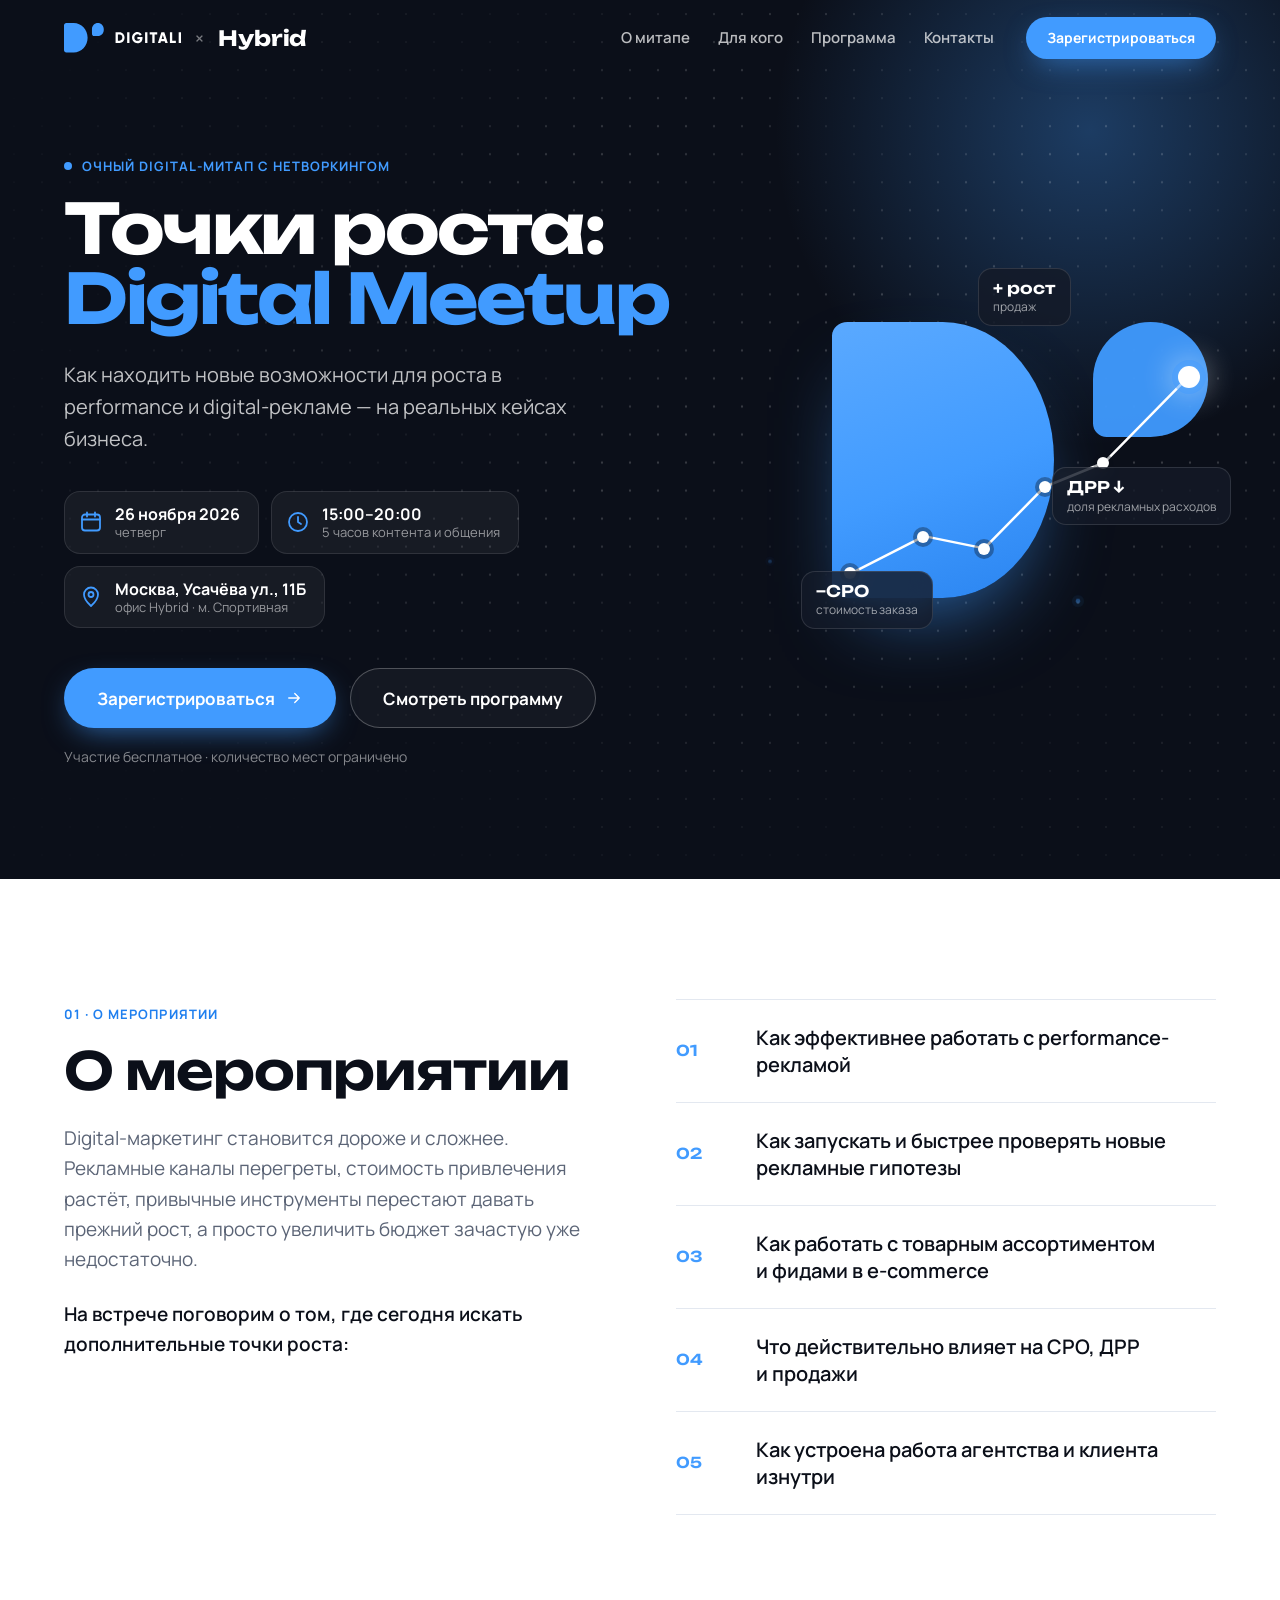
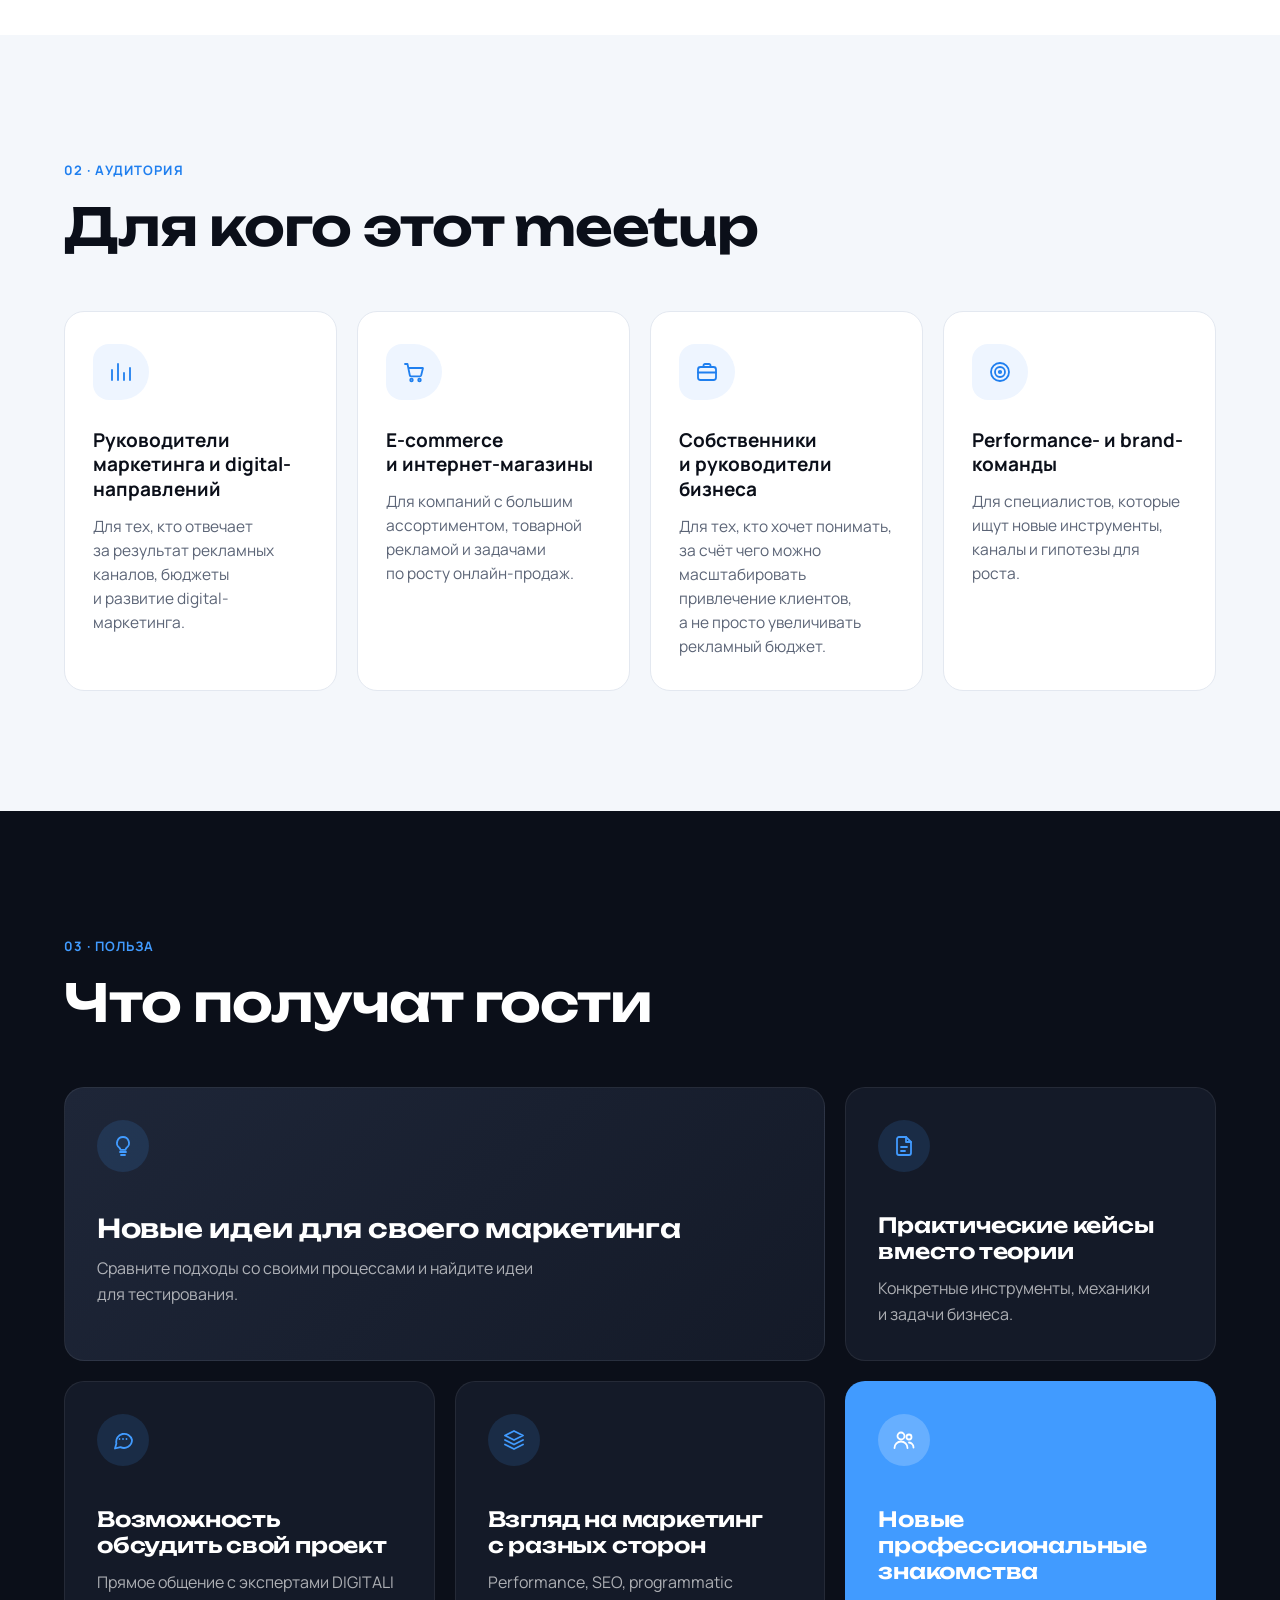
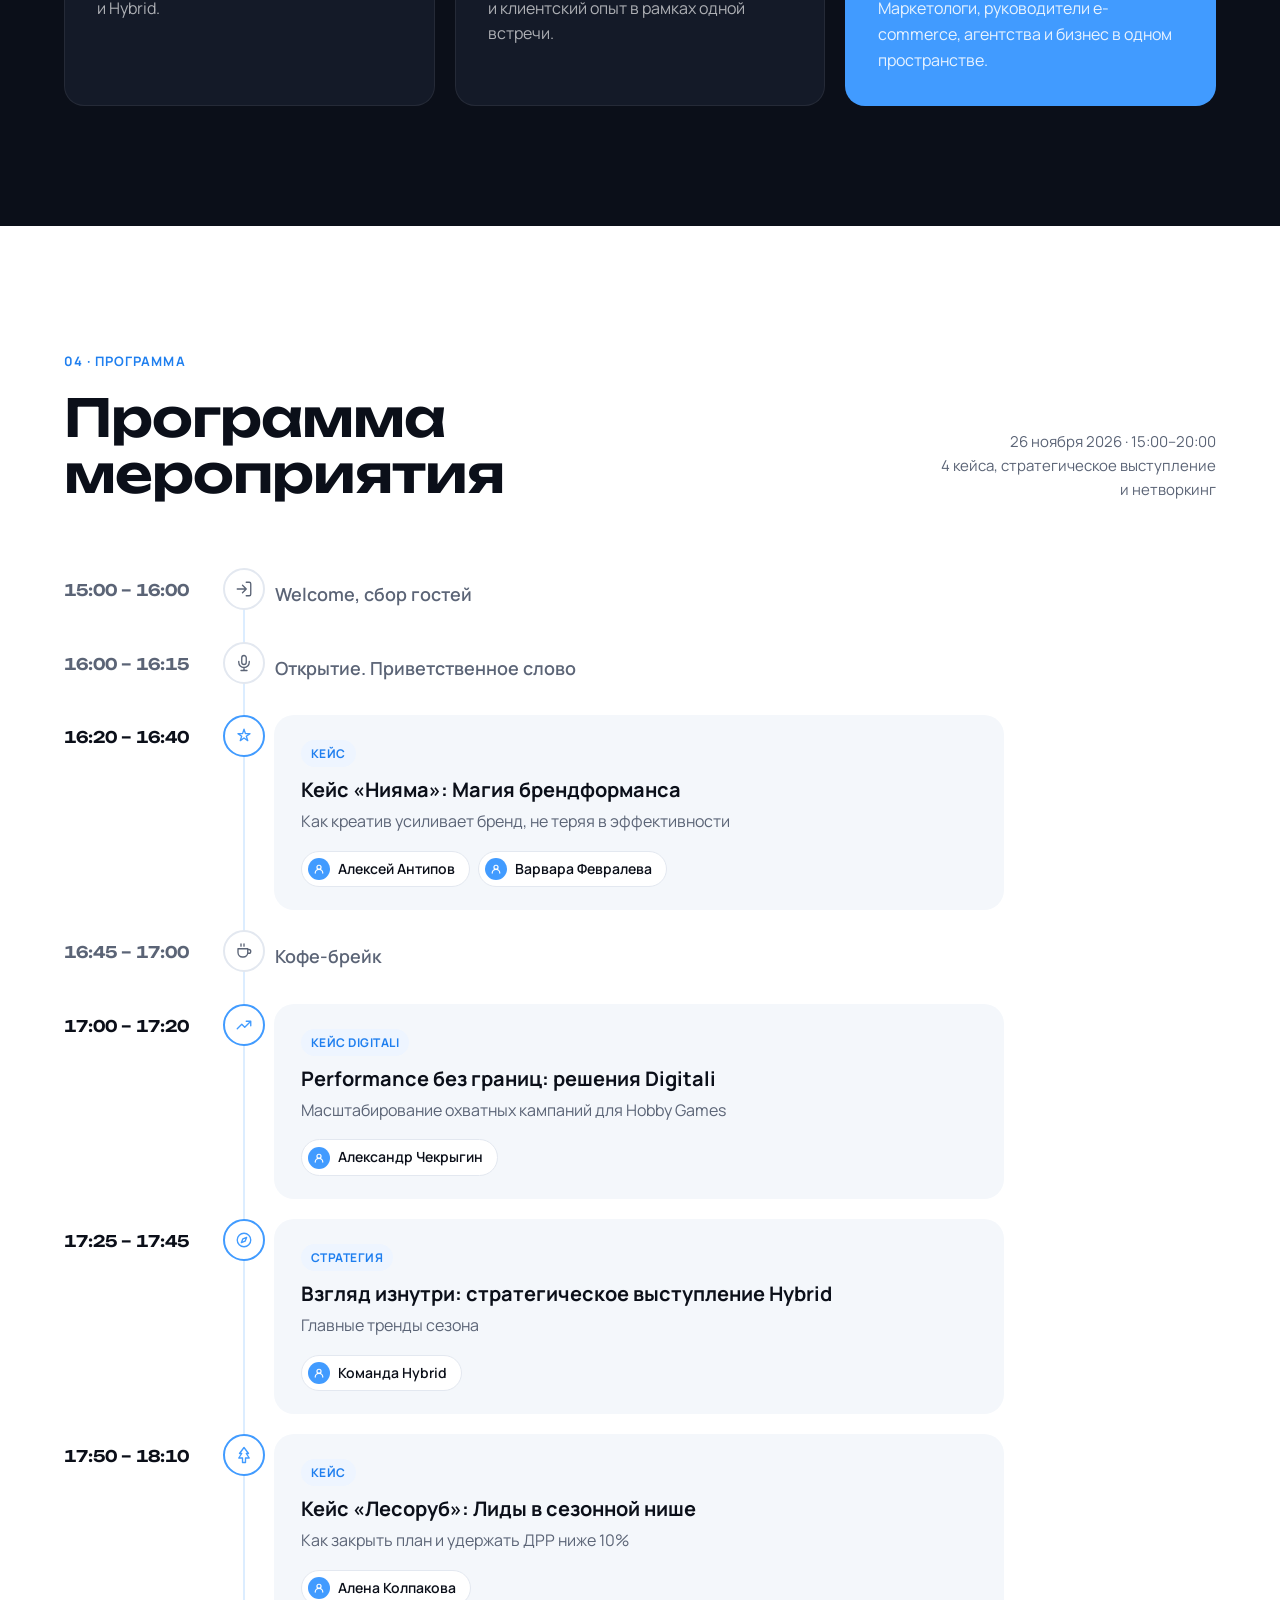
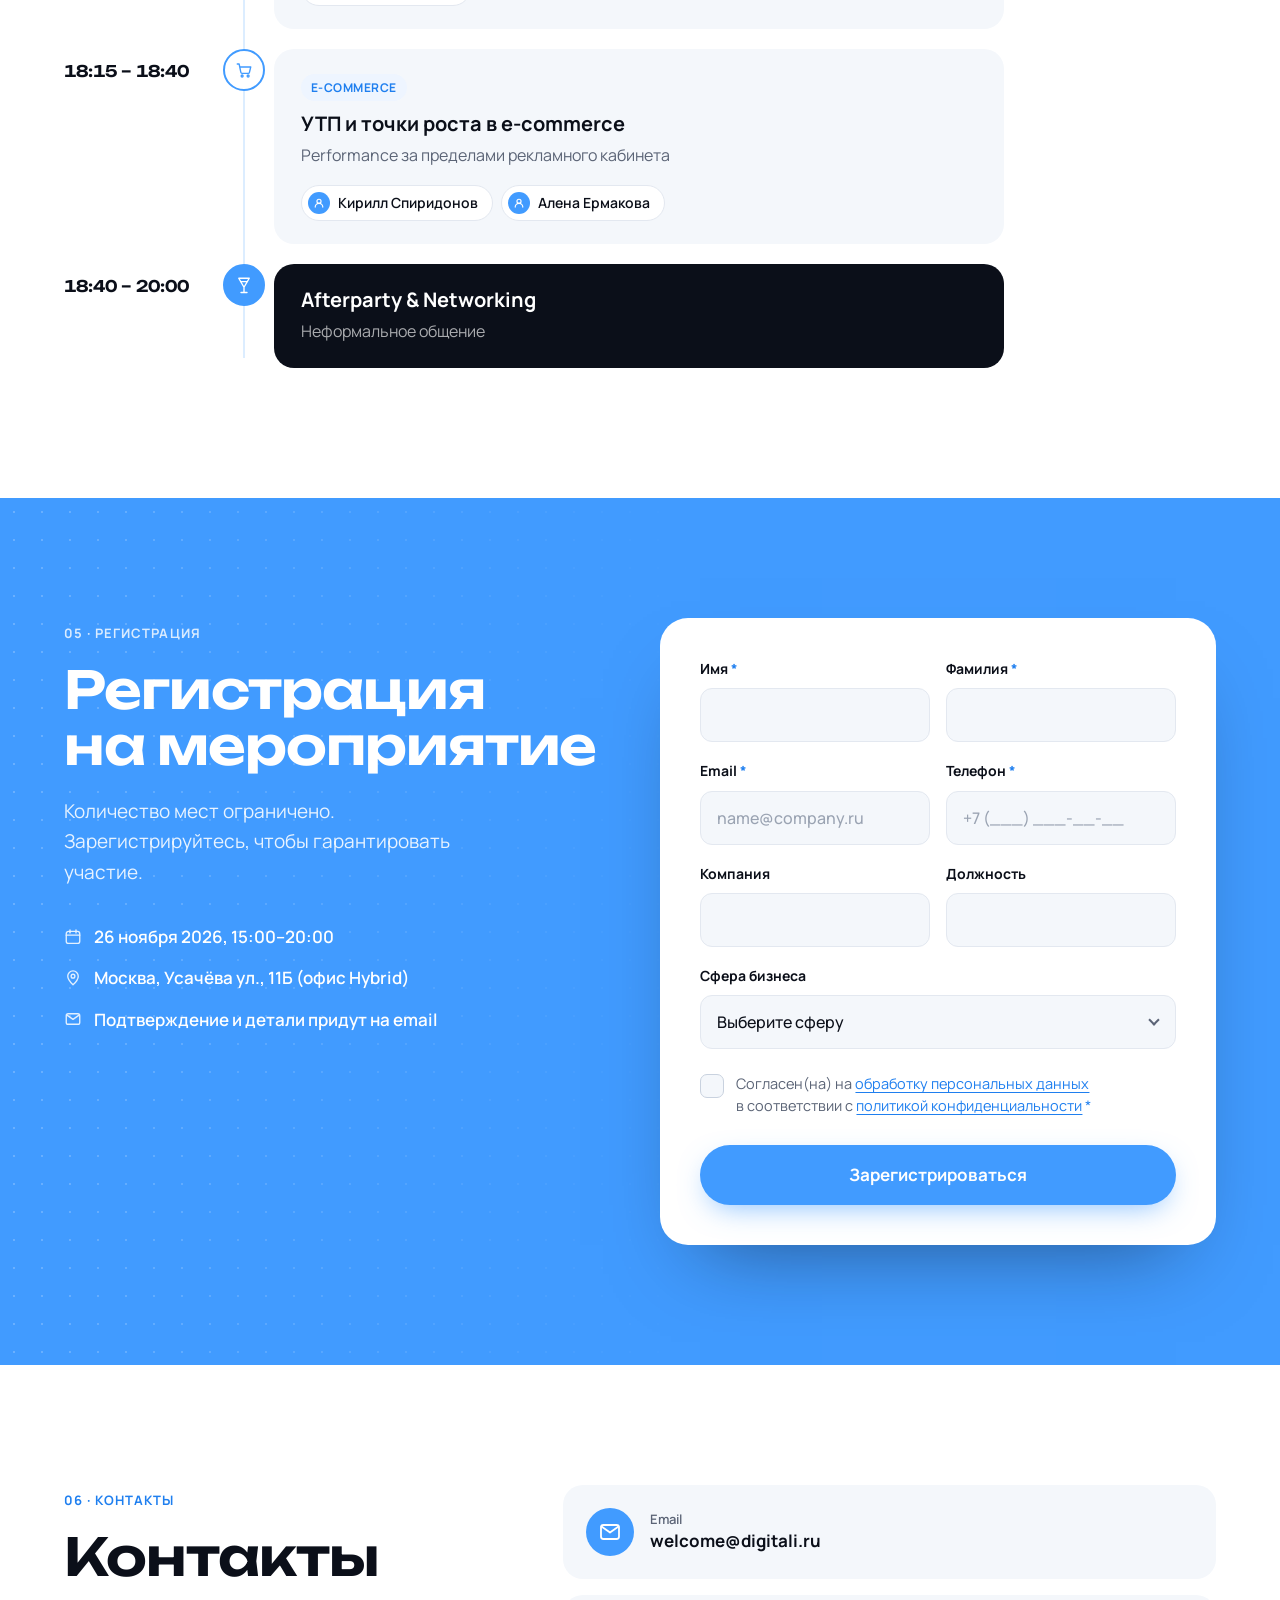
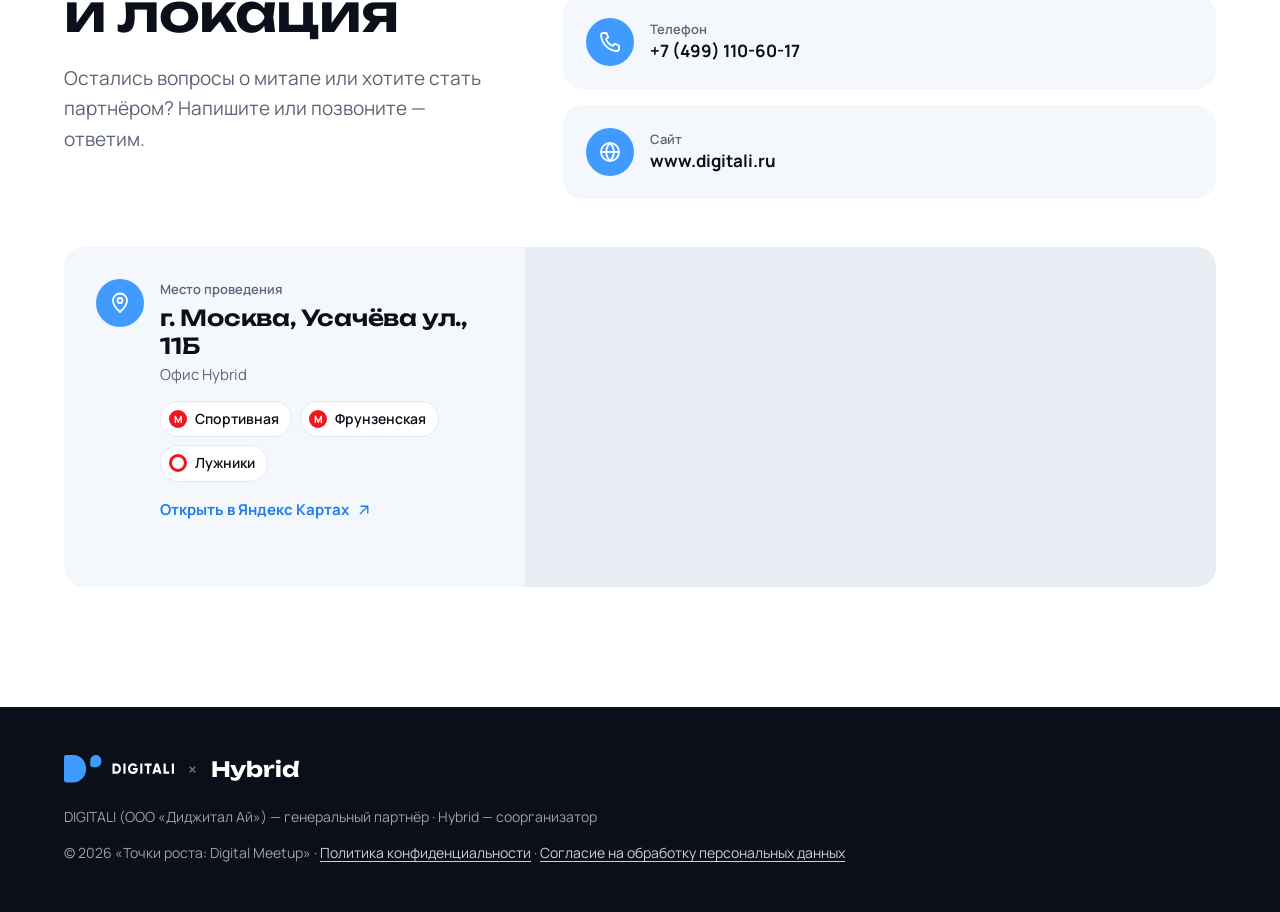
<file: index.html>
<!doctype html>
<html lang="ru">
<head>
  <meta charset="utf-8">
  <meta name="viewport" content="width=device-width, initial-scale=1">
  <title>Точки роста: Digital Meetup — 26 ноября 2026, Москва | DIGITALI × Hybrid</title>
  <meta name="description" content="Очный digital-митап от DIGITALI и Hybrid: как находить новые точки роста в performance и digital-рекламе на реальных кейсах бизнеса. 26 ноября 2026, 15:00–20:00, Москва, Усачёва ул., 11Б (офис Hybrid).">
  <meta property="og:type" content="website">
  <meta property="og:title" content="Точки роста: Digital Meetup">
  <meta property="og:description" content="Как находить новые возможности для роста в performance и digital-рекламе — на реальных кейсах бизнеса. 26 ноября 2026, Москва.">
  <meta property="og:locale" content="ru_RU">
  <meta name="theme-color" content="#0B0F19">
  <link rel="icon" href="assets/digitali-mark.svg" type="image/svg+xml">
  <link rel="preconnect" href="https://fonts.googleapis.com">
  <link rel="preconnect" href="https://fonts.gstatic.com" crossorigin>
  <link href="https://fonts.googleapis.com/css2?family=Unbounded:wght@500;600;700&family=Manrope:wght@400;500;600;700&display=swap" rel="stylesheet">
  <link rel="stylesheet" href="assets/style.css?v=3">
</head>
<body>

<!-- ============ HEADER ============ -->
<header class="header" id="top">
  <div class="container header__inner">
    <a href="#top" class="header__logos" aria-label="DIGITALI × Hybrid">
      <img src="assets/digitali-logo-white.svg" alt="DIGITALI" class="logo-digitali" width="140" height="36">
      <span class="logos__x" aria-hidden="true">×</span>
      <!-- TODO: заменить на <img src="assets/hybrid-logo-white.svg" alt="Hybrid"> когда пришлют логотип -->
      <span class="logo-hybrid">Hybrid</span>
    </a>
    <nav class="nav" aria-label="Навигация по странице">
      <a href="#about">О митапе</a>
      <a href="#audience">Для кого</a>
      <a href="#program">Программа</a>
      <a href="#contacts">Контакты</a>
    </nav>
    <a href="#register" class="btn btn--primary btn--sm header__cta">Зарегистрироваться</a>
  </div>
</header>

<main>

<!-- ============ BLOCK 1 · HERO ============ -->
<section class="hero">
  <div class="hero__grid" aria-hidden="true"></div>
  <div class="container hero__inner">
    <div class="hero__content">
      <p class="eyebrow eyebrow--light"><span class="pulse"></span>Очный digital-митап с нетворкингом</p>
      <h1 class="hero__title">Точки роста:<br><span>Digital Meetup</span></h1>
      <p class="hero__lead">Как находить новые возможности для роста в performance и digital-рекламе — на реальных кейсах бизнеса.</p>

      <ul class="hero__meta">
        <li>
          <svg class="i" viewBox="0 0 24 24"><rect x="3" y="4.5" width="18" height="16" rx="3"/><path d="M3 9.5h18M8 2.5v4M16 2.5v4"/></svg>
          <div><strong>26 ноября 2026</strong><span>четверг</span></div>
        </li>
        <li>
          <svg class="i" viewBox="0 0 24 24"><circle cx="12" cy="12" r="9"/><path d="M12 7v5l3 2"/></svg>
          <div><strong>15:00–20:00</strong><span>5 часов контента и общения</span></div>
        </li>
        <li>
          <svg class="i" viewBox="0 0 24 24"><path d="M12 21s-7-6.2-7-11.5A7 7 0 0 1 19 9.5C19 14.8 12 21 12 21Z"/><circle cx="12" cy="9.5" r="2.5"/></svg>
          <div><strong>Москва, Усачёва ул., 11Б</strong><span>офис Hybrid · м. Спортивная</span></div>
        </li>
      </ul>

      <div class="hero__actions">
        <a href="#register" class="btn btn--primary btn--lg">Зарегистрироваться
          <svg class="i i--sm" viewBox="0 0 24 24"><path d="M5 12h14M13 6l6 6-6 6"/></svg>
        </a>
        <a href="#program" class="btn btn--ghost btn--lg">Смотреть программу</a>
      </div>
      <p class="hero__note">Участие бесплатное · количество мест ограничено</p>
    </div>

    <!-- Декоративная композиция «точки роста» -->
    <div class="hero__art" aria-hidden="true">
      <div class="art">
        <div class="art__d"></div>
        <div class="art__drop"></div>
        <svg class="art__chart" viewBox="0 0 300 200" preserveAspectRatio="none">
          <polyline points="10,180 70,150 120,160 170,110 220,90 290,20" />
        </svg>
        <span class="art__dot" style="--x:3%;--y:90%"></span>
        <span class="art__dot" style="--x:23%;--y:75%"></span>
        <span class="art__dot" style="--x:40%;--y:80%"></span>
        <span class="art__dot" style="--x:57%;--y:55%"></span>
        <span class="art__dot" style="--x:73%;--y:45%"></span>
        <span class="art__dot art__dot--big" style="--x:97%;--y:10%"></span>
        <div class="art__chip art__chip--1"><b>−CPO</b><span>стоимость заказа</span></div>
        <div class="art__chip art__chip--2"><b>ДРР ↓</b><span>доля рекламных расходов</span></div>
        <div class="art__chip art__chip--3"><b>+ рост</b><span>продаж</span></div>
      </div>
      <div class="countdown" id="countdown">
        <span class="countdown__label">До митапа</span>
        <div class="countdown__row">
          <div><b data-cd="d">00</b><span>дней</span></div>
          <div><b data-cd="h">00</b><span>часов</span></div>
          <div><b data-cd="m">00</b><span>минут</span></div>
        </div>
      </div>
    </div>
  </div>
</section>

<!-- ============ BLOCK 2 · ABOUT ============ -->
<section class="section" id="about">
  <div class="container about">
    <div class="about__intro">
      <p class="eyebrow">01 · О мероприятии</p>
      <h2 class="h2">О мероприятии</h2>
      <p class="about__text">Digital-маркетинг становится дороже и&nbsp;сложнее. Рекламные каналы перегреты, стоимость привлечения растёт, привычные инструменты перестают давать прежний рост, а&nbsp;просто увеличить бюджет зачастую уже недостаточно.</p>
      <p class="about__text about__text--accent">На встрече поговорим о&nbsp;том, где сегодня искать дополнительные точки роста:</p>
    </div>
    <ol class="topics">
      <li><span class="topics__num">01</span><p>Как эффективнее работать с&nbsp;performance-рекламой</p></li>
      <li><span class="topics__num">02</span><p>Как запускать и&nbsp;быстрее проверять новые рекламные гипотезы</p></li>
      <li><span class="topics__num">03</span><p>Как работать с&nbsp;товарным ассортиментом и&nbsp;фидами в&nbsp;e-commerce</p></li>
      <li><span class="topics__num">04</span><p>Что действительно влияет на&nbsp;CPO, ДРР и&nbsp;продажи</p></li>
      <li><span class="topics__num">05</span><p>Как устроена работа агентства и&nbsp;клиента изнутри</p></li>
    </ol>
  </div>
</section>

<!-- ============ BLOCK 3 · AUDIENCE ============ -->
<section class="section section--soft" id="audience">
  <div class="container">
    <div class="section__head">
      <p class="eyebrow">02 · Аудитория</p>
      <h2 class="h2">Для кого этот meetup</h2>
    </div>
    <div class="cards">
      <article class="card">
        <div class="card__icon">
          <svg class="i" viewBox="0 0 24 24"><path d="M3 20V10M9 20V4M15 20v-7M21 20V8"/></svg>
        </div>
        <h3>Руководители маркетинга и&nbsp;digital-направлений</h3>
        <p>Для тех, кто отвечает за&nbsp;результат рекламных каналов, бюджеты и&nbsp;развитие digital-маркетинга.</p>
      </article>
      <article class="card">
        <div class="card__icon">
          <svg class="i" viewBox="0 0 24 24"><path d="M3 4h2.5l2.3 11.2a1.5 1.5 0 0 0 1.5 1.2h8.4a1.5 1.5 0 0 0 1.5-1.1L21 8H6.3"/><circle cx="9.5" cy="20" r="1.3"/><circle cx="17.5" cy="20" r="1.3"/></svg>
        </div>
        <h3>E-commerce и&nbsp;интернет-магазины</h3>
        <p>Для компаний с&nbsp;большим ассортиментом, товарной рекламой и&nbsp;задачами по&nbsp;росту онлайн-продаж.</p>
      </article>
      <article class="card">
        <div class="card__icon">
          <svg class="i" viewBox="0 0 24 24"><rect x="3" y="7" width="18" height="13" rx="2.5"/><path d="M8.5 7V5.5A1.5 1.5 0 0 1 10 4h4a1.5 1.5 0 0 1 1.5 1.5V7M3 12.5h18"/></svg>
        </div>
        <h3>Собственники и&nbsp;руководители бизнеса</h3>
        <p>Для тех, кто хочет понимать, за&nbsp;счёт чего можно масштабировать привлечение клиентов, а&nbsp;не&nbsp;просто увеличивать рекламный бюджет.</p>
      </article>
      <article class="card">
        <div class="card__icon">
          <svg class="i" viewBox="0 0 24 24"><circle cx="12" cy="12" r="9"/><circle cx="12" cy="12" r="5"/><circle cx="12" cy="12" r="1.2"/></svg>
        </div>
        <h3>Performance- и&nbsp;brand-команды</h3>
        <p>Для специалистов, которые ищут новые инструменты, каналы и&nbsp;гипотезы для роста.</p>
      </article>
    </div>
  </div>
</section>

<!-- ============ BLOCK 4 · BENEFITS ============ -->
<section class="section section--dark" id="benefits">
  <div class="container">
    <div class="section__head">
      <p class="eyebrow eyebrow--light">03 · Польза</p>
      <h2 class="h2">Что получат гости</h2>
    </div>
    <div class="bento">
      <div class="bento__item bento__item--wide">
        <div class="bento__icon"><svg class="i" viewBox="0 0 24 24"><path d="M9 18h6M10 21h4M12 3a6 6 0 0 0-3.6 10.8c.6.5 1 1.2 1.1 2h5c.1-.8.5-1.5 1.1-2A6 6 0 0 0 12 3Z"/></svg></div>
        <h3>Новые идеи для своего маркетинга</h3>
        <p>Сравните подходы со&nbsp;своими процессами и&nbsp;найдите идеи для тестирования.</p>
      </div>
      <div class="bento__item">
        <div class="bento__icon"><svg class="i" viewBox="0 0 24 24"><path d="M14 3H7a2 2 0 0 0-2 2v14a2 2 0 0 0 2 2h10a2 2 0 0 0 2-2V8l-5-5Z"/><path d="M14 3v5h5M9 13h6M9 17h4"/></svg></div>
        <h3>Практические кейсы вместо теории</h3>
        <p>Конкретные инструменты, механики и&nbsp;задачи бизнеса.</p>
      </div>
      <div class="bento__item">
        <div class="bento__icon"><svg class="i" viewBox="0 0 24 24"><path d="M21 12a8 8 0 0 1-11.6 7.1L4 20.5l1.4-4.9A8 8 0 1 1 21 12Z"/><path d="M8.5 11h.01M12 11h.01M15.5 11h.01"/></svg></div>
        <h3>Возможность обсудить свой проект</h3>
        <p>Прямое общение с&nbsp;экспертами DIGITALI и&nbsp;Hybrid.</p>
      </div>
      <div class="bento__item">
        <div class="bento__icon"><svg class="i" viewBox="0 0 24 24"><path d="M12 3 3 7.5l9 4.5 9-4.5L12 3Z"/><path d="m3 12 9 4.5 9-4.5M3 16.5 12 21l9-4.5"/></svg></div>
        <h3>Взгляд на&nbsp;маркетинг с&nbsp;разных сторон</h3>
        <p>Performance, SEO, programmatic и&nbsp;клиентский опыт в&nbsp;рамках одной встречи.</p>
      </div>
      <div class="bento__item bento__item--accent">
        <div class="bento__icon"><svg class="i" viewBox="0 0 24 24"><circle cx="9" cy="8" r="3.5"/><path d="M2.5 20a6.5 6.5 0 0 1 13 0"/><circle cx="17" cy="9" r="2.5"/><path d="M17 14.5a5 5 0 0 1 4.5 5"/></svg></div>
        <h3>Новые профессиональные знакомства</h3>
        <p>Маркетологи, руководители e-commerce, агентства и&nbsp;бизнес в&nbsp;одном пространстве.</p>
      </div>
    </div>
  </div>
</section>

<!-- ============ BLOCK 5 · PROGRAM ============ -->
<section class="section" id="program">
  <div class="container">
    <div class="section__head section__head--row">
      <div>
        <p class="eyebrow">04 · Программа</p>
        <h2 class="h2">Программа мероприятия</h2>
      </div>
      <p class="section__aside">26 ноября 2026 · 15:00–20:00<br>4 кейса, стратегическое выступление и&nbsp;нетворкинг</p>
    </div>

    <ol class="timeline">
      <li class="tl tl--service">
        <time class="tl__time">15:00 – 16:00</time>
        <span class="tl__node"><svg class="i i--sm" viewBox="0 0 24 24"><path d="M15 3h4a2 2 0 0 1 2 2v14a2 2 0 0 1-2 2h-4M10 17l5-5-5-5M15 12H3"/></svg></span>
        <div class="tl__body"><h3>Welcome, сбор гостей</h3></div>
      </li>
      <li class="tl tl--service">
        <time class="tl__time">16:00 – 16:15</time>
        <span class="tl__node"><svg class="i i--sm" viewBox="0 0 24 24"><path d="M12 2a3 3 0 0 0-3 3v6a3 3 0 0 0 6 0V5a3 3 0 0 0-3-3Z"/><path d="M19 10v1a7 7 0 0 1-14 0v-1M12 18v4M8 22h8"/></svg></span>
        <div class="tl__body"><h3>Открытие. Приветственное слово</h3></div>
      </li>
      <li class="tl">
        <time class="tl__time">16:20 – 16:40</time>
        <span class="tl__node"><svg class="i i--sm" viewBox="0 0 24 24"><path d="m12 3 1.9 5.8H20l-4.9 3.6 1.9 5.8-5-3.6-5 3.6 1.9-5.8L4 8.8h6.1L12 3Z"/></svg></span>
        <div class="tl__body">
          <span class="tag">Кейс</span>
          <h3>Кейс «Нияма»: Магия брендформанса</h3>
          <p>Как креатив усиливает бренд, не&nbsp;теряя в&nbsp;эффективности</p>
          <div class="speakers"><span>Алексей Антипов</span><span>Варвара Февралева</span></div>
        </div>
      </li>
      <li class="tl tl--break">
        <time class="tl__time">16:45 – 17:00</time>
        <span class="tl__node"><svg class="i i--sm" viewBox="0 0 24 24"><path d="M4 9h13v5a6 6 0 0 1-6 6h-1a6 6 0 0 1-6-6V9ZM17 10h1.5a2.5 2.5 0 0 1 0 5H17M8 2.5v3M12 2.5v3"/></svg></span>
        <div class="tl__body"><h3>Кофе-брейк</h3></div>
      </li>
      <li class="tl">
        <time class="tl__time">17:00 – 17:20</time>
        <span class="tl__node"><svg class="i i--sm" viewBox="0 0 24 24"><path d="M3 17l6-6 4 4 8-8M15 7h6v6"/></svg></span>
        <div class="tl__body">
          <span class="tag">Кейс DIGITALI</span>
          <h3>Performance без границ: решения Digitali</h3>
          <p>Масштабирование охватных кампаний для Hobby Games</p>
          <div class="speakers"><span>Александр Чекрыгин</span></div>
        </div>
      </li>
      <li class="tl">
        <time class="tl__time">17:25 – 17:45</time>
        <span class="tl__node"><svg class="i i--sm" viewBox="0 0 24 24"><circle cx="12" cy="12" r="9"/><path d="m15.5 8.5-2 5-5 2 2-5 5-2Z"/></svg></span>
        <div class="tl__body">
          <span class="tag">Стратегия</span>
          <h3>Взгляд изнутри: стратегическое выступление Hybrid</h3>
          <p>Главные тренды сезона</p>
          <div class="speakers"><span>Команда Hybrid</span></div>
        </div>
      </li>
      <li class="tl">
        <time class="tl__time">17:50 – 18:10</time>
        <span class="tl__node"><svg class="i i--sm" viewBox="0 0 24 24"><path d="M12 2 6 10h3l-4 6h5v6h4v-6h5l-4-6h3l-6-8Z"/></svg></span>
        <div class="tl__body">
          <span class="tag">Кейс</span>
          <h3>Кейс «Лесоруб»: Лиды в&nbsp;сезонной нише</h3>
          <p>Как закрыть план и&nbsp;удержать ДРР ниже 10%</p>
          <div class="speakers"><span>Алена Колпакова</span></div>
        </div>
      </li>
      <li class="tl">
        <time class="tl__time">18:15 – 18:40</time>
        <span class="tl__node"><svg class="i i--sm" viewBox="0 0 24 24"><path d="M3 4h2.5l2.3 11.2a1.5 1.5 0 0 0 1.5 1.2h8.4a1.5 1.5 0 0 0 1.5-1.1L21 8H6.3"/><circle cx="9.5" cy="20" r="1.3"/><circle cx="17.5" cy="20" r="1.3"/></svg></span>
        <div class="tl__body">
          <span class="tag">E-commerce</span>
          <h3>УТП и&nbsp;точки роста в&nbsp;e-commerce</h3>
          <p>Performance за&nbsp;пределами рекламного кабинета</p>
          <div class="speakers"><span>Кирилл Спиридонов</span><span>Алена Ермакова</span></div>
        </div>
      </li>
      <li class="tl tl--party">
        <time class="tl__time">18:40 – 20:00</time>
        <span class="tl__node"><svg class="i i--sm" viewBox="0 0 24 24"><path d="M8 22h8M12 15v7M5 3h14l-7 12L5 3ZM7.5 7.5h9"/></svg></span>
        <div class="tl__body">
          <h3>Afterparty &amp; Networking</h3>
          <p>Неформальное общение</p>
        </div>
      </li>
    </ol>
  </div>
</section>

<!-- ============ BLOCK 6 · REGISTRATION ============ -->
<section class="section section--blue" id="register">
  <div class="container reg">
    <div class="reg__info">
      <p class="eyebrow eyebrow--light">05 · Регистрация</p>
      <h2 class="h2">Регистрация на&nbsp;мероприятие</h2>
      <p class="reg__lead">Количество мест ограничено. Зарегистрируйтесь, чтобы гарантировать участие.</p>
      <ul class="reg__facts">
        <li><svg class="i i--sm" viewBox="0 0 24 24"><rect x="3" y="4.5" width="18" height="16" rx="3"/><path d="M3 9.5h18M8 2.5v4M16 2.5v4"/></svg>26 ноября 2026, 15:00–20:00</li>
        <li><svg class="i i--sm" viewBox="0 0 24 24"><path d="M12 21s-7-6.2-7-11.5A7 7 0 0 1 19 9.5C19 14.8 12 21 12 21Z"/><circle cx="12" cy="9.5" r="2.5"/></svg>Москва, Усачёва ул., 11Б (офис Hybrid)</li>
        <li><svg class="i i--sm" viewBox="0 0 24 24"><rect x="3" y="5" width="18" height="14" rx="2.5"/><path d="m3.5 6.5 8.5 6 8.5-6"/></svg>Подтверждение и&nbsp;детали придут на&nbsp;email</li>
      </ul>
    </div>

    <form class="form" id="regForm" novalidate>
      <div class="form__grid">
        <div class="field">
          <label for="f-name">Имя <i>*</i></label>
          <input id="f-name" name="first_name" type="text" autocomplete="given-name" required maxlength="60">
          <span class="field__err">Укажите имя</span>
        </div>
        <div class="field">
          <label for="f-surname">Фамилия <i>*</i></label>
          <input id="f-surname" name="last_name" type="text" autocomplete="family-name" required maxlength="60">
          <span class="field__err">Укажите фамилию</span>
        </div>
        <div class="field">
          <label for="f-email">Email <i>*</i></label>
          <input id="f-email" name="email" type="email" autocomplete="email" inputmode="email" required maxlength="120" placeholder="name@company.ru">
          <span class="field__err">Проверьте формат email</span>
        </div>
        <div class="field">
          <label for="f-phone">Телефон <i>*</i></label>
          <input id="f-phone" name="phone" type="tel" autocomplete="tel" inputmode="tel" required placeholder="+7 (___) ___-__-__">
          <span class="field__err">Введите номер полностью</span>
        </div>
        <div class="field">
          <label for="f-company">Компания</label>
          <input id="f-company" name="company" type="text" autocomplete="organization" maxlength="120">
        </div>
        <div class="field">
          <label for="f-position">Должность</label>
          <input id="f-position" name="position" type="text" autocomplete="organization-title" maxlength="120">
        </div>
        <div class="field field--full">
          <label for="f-sphere">Сфера бизнеса</label>
          <div class="select">
            <select id="f-sphere" name="sphere">
              <option value="" selected>Выберите сферу</option>
              <option>E-commerce</option>
              <option>Услуги</option>
              <option>B2B</option>
              <option>Производство</option>
              <option>Рекламное агентство</option>
              <option>Другое</option>
            </select>
          </div>
        </div>
      </div>

      <!-- honeypot от ботов -->
      <input type="text" name="website" class="hp" tabindex="-1" autocomplete="off" aria-hidden="true">

      <label class="check field" for="f-agree">
        <input id="f-agree" name="agree" type="checkbox" required>
        <span class="check__box" aria-hidden="true"><svg viewBox="0 0 24 24"><path d="m5 12.5 4.5 4.5L19 7.5"/></svg></span>
        <span class="check__text">Согласен(на) на&nbsp;<a href="agreement.html" target="_blank" rel="noopener">обработку персональных данных</a> в&nbsp;соответствии с&nbsp;<a href="privacy.html" target="_blank" rel="noopener">политикой конфиденциальности</a> <i>*</i></span>
      </label>
      <span class="field__err field__err--check" id="agreeErr">Необходимо согласие на обработку данных</span>

      <button type="submit" class="btn btn--primary btn--lg btn--block" id="submitBtn">
        <span class="btn__label">Зарегистрироваться</span>
        <span class="btn__spinner" aria-hidden="true"></span>
      </button>
      <p class="form__status" id="formStatus" role="alert"></p>
    </form>
  </div>
</section>

<!-- ============ BLOCK 8 · CONTACTS ============ -->
<section class="section" id="contacts">
  <div class="container contacts">
    <div>
      <p class="eyebrow">06 · Контакты</p>
      <h2 class="h2">Контакты и&nbsp;локация</h2>
      <p class="contacts__lead">Остались вопросы о&nbsp;митапе или хотите стать партнёром? Напишите или позвоните — ответим.</p>
    </div>
    <div class="contacts__list">
      <a class="contact" href="mailto:welcome@digitali.ru">
        <span class="contact__icon"><svg class="i" viewBox="0 0 24 24"><rect x="3" y="5" width="18" height="14" rx="2.5"/><path d="m3.5 6.5 8.5 6 8.5-6"/></svg></span>
        <span><small>Email</small>welcome@digitali.ru</span>
      </a>
      <a class="contact" href="tel:+74991106017">
        <span class="contact__icon"><svg class="i" viewBox="0 0 24 24"><path d="M5 3h3.5l1.8 4.5-2.3 1.4a11 11 0 0 0 7.1 7.1l1.4-2.3L21 15.5V19a2 2 0 0 1-2 2A17 17 0 0 1 3 5a2 2 0 0 1 2-2Z"/></svg></span>
        <span><small>Телефон</small>+7 (499) 110-60-17</span>
      </a>
      <a class="contact" href="https://digitali.ru/" target="_blank" rel="noopener">
        <span class="contact__icon"><svg class="i" viewBox="0 0 24 24"><circle cx="12" cy="12" r="9"/><path d="M3 12h18M12 3c2.5 2.7 3.8 5.7 3.8 9s-1.3 6.3-3.8 9c-2.5-2.7-3.8-5.7-3.8-9S9.5 5.7 12 3Z"/></svg></span>
        <span><small>Сайт</small>www.digitali.ru</span>
      </a>
    </div>
    <div class="venue">
      <div class="venue__info">
        <span class="contact__icon"><svg class="i" viewBox="0 0 24 24"><path d="M12 21s-7-6.2-7-11.5A7 7 0 0 1 19 9.5C19 14.8 12 21 12 21Z"/><circle cx="12" cy="9.5" r="2.5"/></svg></span>
        <div>
          <small>Место проведения</small>
          <p class="venue__addr">г. Москва, Усачёва ул., 11Б</p>
          <p class="venue__note">Офис Hybrid</p>
          <ul class="metro" aria-label="Ближайшие станции метро">
            <li><span class="metro__line" style="--c:#EF161E"></span>Спортивная</li>
            <li><span class="metro__line" style="--c:#EF161E"></span>Фрунзенская</li>
            <li><span class="metro__line metro__line--mck" style="--c:#FFA8AF"></span>Лужники</li>
          </ul>
          <a class="venue__link" href="https://yandex.ru/maps/?text=%D0%9C%D0%BE%D1%81%D0%BA%D0%B2%D0%B0%2C%20%D1%83%D0%BB%D0%B8%D1%86%D0%B0%20%D0%A3%D1%81%D0%B0%D1%87%D1%91%D0%B2%D0%B0%2C%2011%D0%91" target="_blank" rel="noopener">Открыть в&nbsp;Яндекс&nbsp;Картах
            <svg class="i i--sm" viewBox="0 0 24 24"><path d="M7 17 17 7M8 7h9v9"/></svg>
          </a>
        </div>
      </div>
      <div class="venue__map">
        <iframe src="https://yandex.ru/map-widget/v1/?text=%D0%9C%D0%BE%D1%81%D0%BA%D0%B2%D0%B0%2C%20%D1%83%D0%BB%D0%B8%D1%86%D0%B0%20%D0%A3%D1%81%D0%B0%D1%87%D1%91%D0%B2%D0%B0%2C%2011%D0%91&amp;z=16" loading="lazy" title="Карта: Москва, Усачёва ул., 11Б" allowfullscreen></iframe>
      </div>
    </div>
  </div>
</section>

</main>

<footer class="footer">
  <div class="container footer__inner">
    <div class="footer__logos">
      <img src="assets/digitali-logo-white.svg" alt="DIGITALI" width="124" height="32">
      <span class="logos__x">×</span>
      <span class="logo-hybrid">Hybrid</span>
    </div>
    <p class="footer__roles">DIGITALI (ООО «Диджитал Ай») — генеральный партнёр · Hybrid — соорганизатор</p>
    <p class="footer__copy">© 2026 «Точки роста: Digital Meetup» · <a href="privacy.html" target="_blank" rel="noopener">Политика конфиденциальности</a> · <a href="agreement.html" target="_blank" rel="noopener">Согласие на обработку персональных данных</a></p>
  </div>
</footer>

<!-- ============ SUCCESS MODAL ============ -->
<div class="modal" id="successModal" role="dialog" aria-modal="true" aria-labelledby="modalTitle" hidden>
  <div class="modal__backdrop" data-close></div>
  <div class="modal__card">
    <button class="modal__close" type="button" aria-label="Закрыть" data-close>
      <svg class="i i--sm" viewBox="0 0 24 24"><path d="M6 6l12 12M18 6 6 18"/></svg>
    </button>
    <div class="modal__icon"><svg viewBox="0 0 24 24"><path d="m5 12.5 4.5 4.5L19 7.5"/></svg></div>
    <h3 id="modalTitle">Спасибо за&nbsp;регистрацию!</h3>
    <p>Мы отправили письмо-подтверждение с&nbsp;деталями мероприятия на&nbsp;<b id="modalEmail">ваш email</b>. Если письма нет — проверьте папку «Спам».</p>
    <div class="modal__event">
      <span>26 ноября 2026 · 15:00–20:00</span>
      <span>Усачёва ул., 11Б · офис Hybrid</span>
    </div>
    <div class="modal__actions">
      <button type="button" class="btn btn--primary" id="addCalendar">
        <svg class="i i--sm" viewBox="0 0 24 24"><rect x="3" y="4.5" width="18" height="16" rx="3"/><path d="M3 9.5h18M8 2.5v4M16 2.5v4M12 13v5M9.5 15.5h5"/></svg>
        Добавить в&nbsp;календарь
      </button>
      <button type="button" class="btn btn--outline" data-close>Готово</button>
    </div>
  </div>
</div>

<script src="assets/main.js?v=3" defer></script>
</body>
</html>
</file>
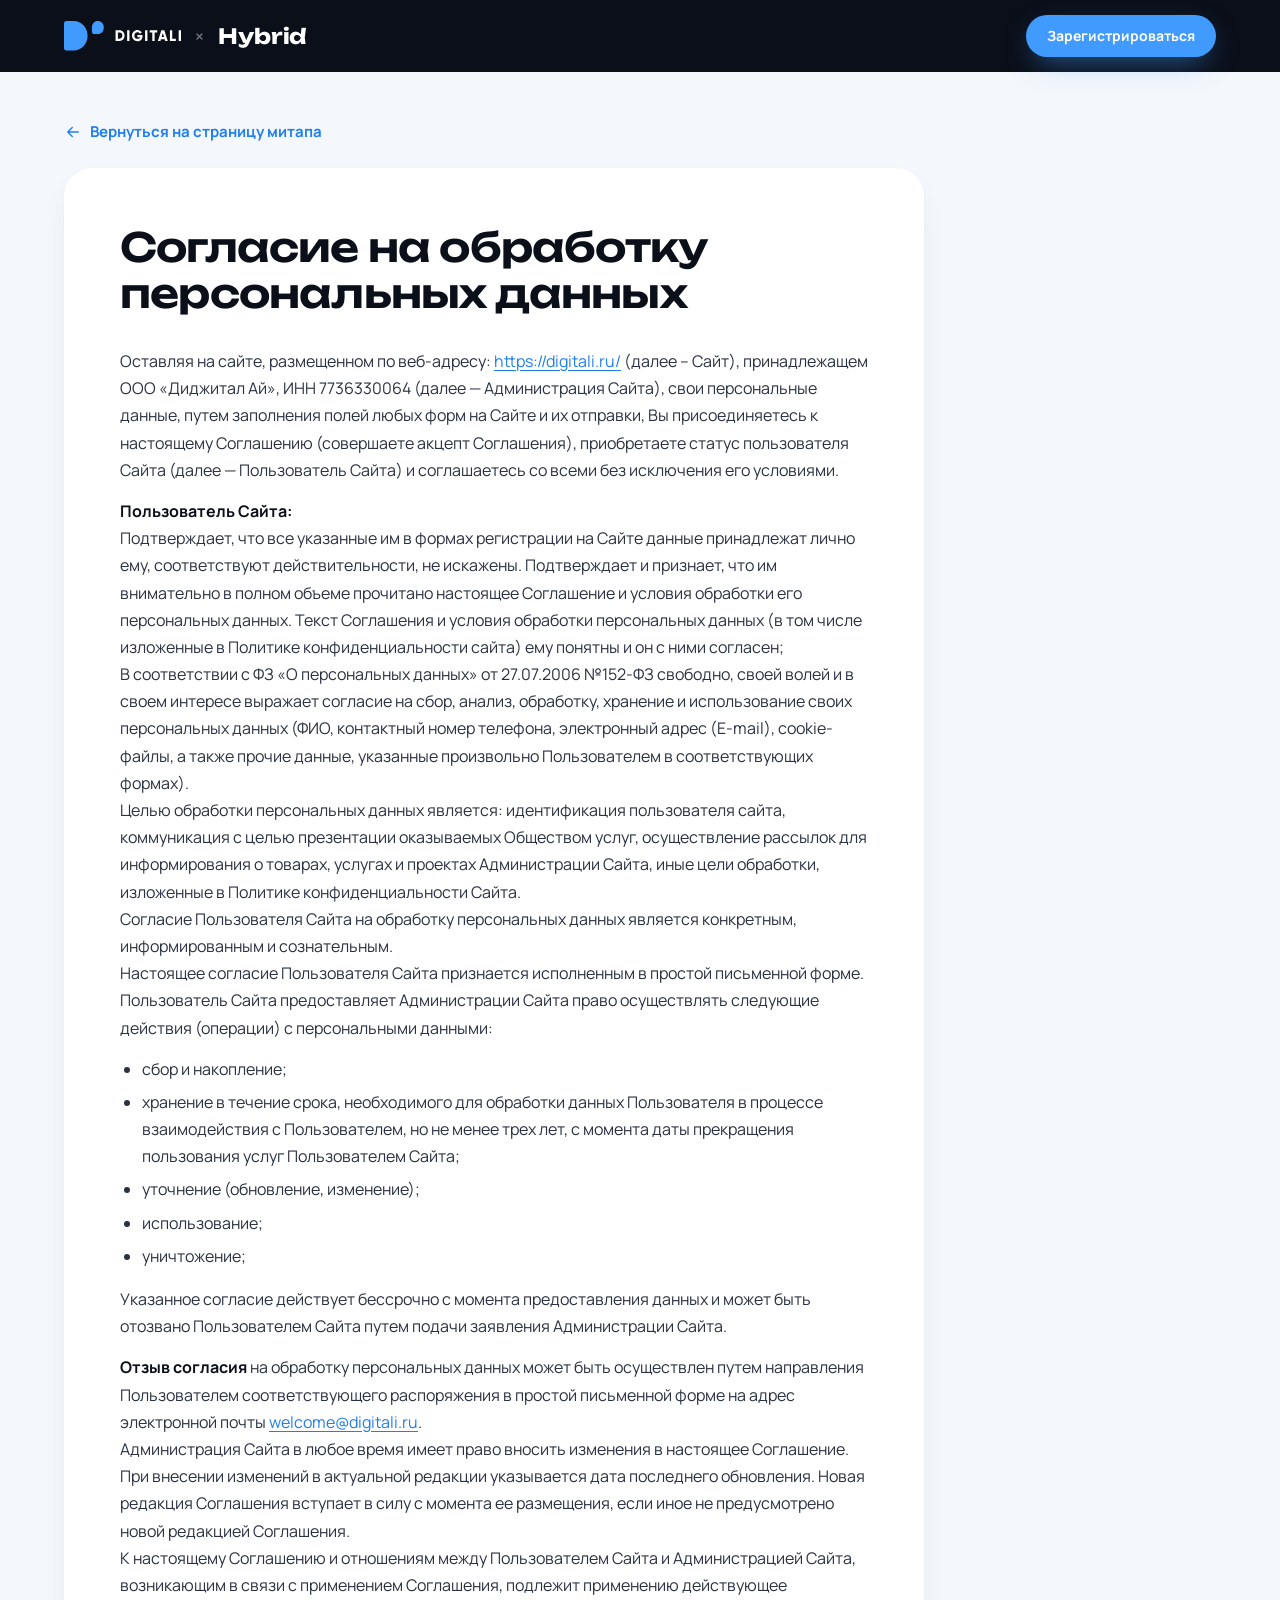
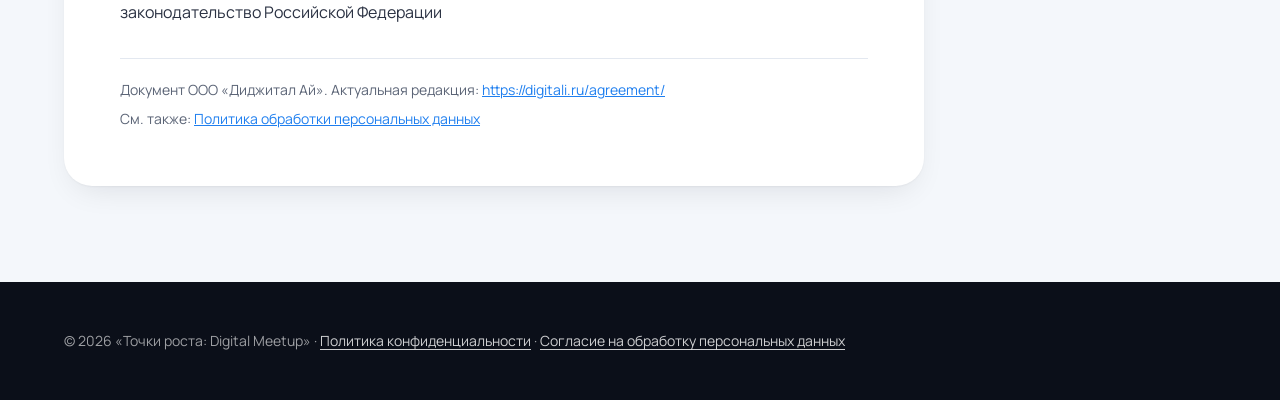
<file: agreement.html>
<!doctype html>
<html lang="ru">
<head>
  <meta charset="utf-8">
  <meta name="viewport" content="width=device-width, initial-scale=1">
  <title>Согласие на обработку персональных данных — Точки роста: Digital Meetup</title>
  <meta name="robots" content="noindex">
  <meta name="theme-color" content="#0B0F19">
  <link rel="icon" href="assets/digitali-mark.svg" type="image/svg+xml">
  <link rel="preconnect" href="https://fonts.googleapis.com">
  <link rel="preconnect" href="https://fonts.gstatic.com" crossorigin>
  <link href="https://fonts.googleapis.com/css2?family=Unbounded:wght@500;600;700&family=Manrope:wght@400;500;600;700&display=swap" rel="stylesheet">
  <link rel="stylesheet" href="assets/style.css?v=3">
  <style>
    body { background: var(--bg-soft); }
    .doc-top { background: var(--ink); }
    .doc-top .header__inner { height: 72px; }
    .doc-top .header__cta { margin-left: auto; }
    .doc-main { padding: 48px 0 96px; }
    .doc-back { display: inline-flex; align-items: center; gap: 8px; color: var(--blue-600); font-weight: 700; font-size: 15px; text-decoration: none; margin-bottom: 24px; }
    .doc-back:hover { text-decoration: underline; text-underline-offset: 3px; }
    .doc-card { max-width: 860px; background: #fff; border-radius: 28px; padding: 56px; box-shadow: var(--shadow); }
    .doc-card h1 { font-family: var(--font-display); font-size: clamp(26px, 3.4vw, 40px); line-height: 1.15; letter-spacing: -.02em; margin-bottom: 32px; }
    .doc-body { font-size: 16px; line-height: 1.7; color: #2A3142; overflow-wrap: anywhere; }
    .doc-body p { margin: 0 0 14px; }
    .doc-body ul, .doc-body ol { margin: 0 0 16px; padding-left: 22px; list-style: disc; }
    .doc-body li { margin-bottom: 6px; }
    .doc-body strong { color: var(--ink); }
    .doc-body a { color: var(--blue-600); text-underline-offset: 3px; }
    .doc-meta { margin-top: 32px; padding-top: 20px; border-top: 1px solid var(--line); font-size: 14px; color: var(--muted); display: grid; gap: 6px; }
    .doc-meta a { color: var(--blue-600); }
    @media (max-width: 640px) {
      .doc-top .header__inner { height: 60px; }
      .doc-main { padding: 28px 0 64px; }
      .doc-card { padding: 28px 20px; border-radius: 22px; }
      .doc-body { font-size: 15px; }
    }
  </style>
</head>
<body>
<header class="doc-top">
  <div class="container header__inner">
    <a href="index.html" class="header__logos" aria-label="На главную: DIGITALI × Hybrid">
      <img src="assets/digitali-logo-white.svg" alt="DIGITALI" class="logo-digitali" width="140" height="36">
      <span class="logos__x" aria-hidden="true">×</span>
      <span class="logo-hybrid">Hybrid</span>
    </a>
    <a href="index.html#register" class="btn btn--primary btn--sm header__cta">Зарегистрироваться</a>
  </div>
</header>
<main class="doc-main">
  <div class="container">
    <a class="doc-back" href="index.html">
      <svg class="i i--sm" viewBox="0 0 24 24"><path d="M19 12H5M11 6l-6 6 6 6"/></svg>
      Вернуться на страницу митапа
    </a>
    <article class="doc-card">
      <h1>Согласие на обработку персональных данных</h1>
      <div class="doc-body">
<p>Оставляя на сайте, размещенном по веб-адресу: <a href="https://digitali.ru/" rel="noopener" target="_blank">https://digitali.ru/</a> (далее – Сайт), принадлежащем ООО «Диджитал Ай», ИНН 7736330064 (далее — Администрация Сайта), свои персональные данные, путем заполнения полей любых форм на Сайте и их отправки, Вы присоединяетесь к настоящему Соглашению (совершаете акцепт Соглашения), приобретаете статус пользователя Сайта (далее — Пользователь Сайта) и соглашаетесь со всеми без исключения его условиями.</p>
<p><strong>Пользователь Сайта:</strong><br/> Подтверждает, что все указанные им в формах регистрации на Сайте данные принадлежат лично ему, соответствуют действительности, не искажены. Подтверждает и признает, что им внимательно в полном объеме прочитано настоящее Соглашение и условия обработки его персональных данных. Текст Соглашения и условия обработки персональных данных (в том числе изложенные в Политике конфиденциальности сайта) ему понятны и он с ними согласен;<br/> В соответствии с ФЗ «О персональных данных» от 27.07.2006 №152-ФЗ свободно, своей волей и в своем интересе выражает согласие на сбор, анализ, обработку, хранение и использование своих персональных данных (ФИО, контактный номер телефона, электронный адрес (E-mail), cookie-файлы, а также прочие данные, указанные произвольно Пользователем в соответствующих формах).<br/> Целью обработки персональных данных является: идентификация пользователя сайта, коммуникация с целью презентации оказываемых Обществом услуг, осуществление рассылок для информирования о товарах, услугах и проектах Администрации Сайта, иные цели обработки, изложенные в Политике конфиденциальности Сайта.<br/> Согласие Пользователя Сайта на обработку персональных данных является конкретным, информированным и сознательным.<br/> Настоящее согласие Пользователя Сайта признается исполненным в простой письменной форме.<br/> Пользователь Сайта предоставляет Администрации Сайта право осуществлять следующие действия (операции) с персональными данными:</p>
<ul>
<li>сбор и накопление;</li>
<li>хранение в течение срока, необходимого для обработки данных Пользователя в процессе взаимодействия с Пользователем, но не менее трех лет, с момента даты прекращения пользования услуг Пользователем Сайта;</li>
<li>уточнение (обновление, изменение);</li>
<li>использование;</li>
<li>уничтожение;</li>
</ul>
<p>Указанное согласие действует бессрочно с момента предоставления данных и может быть отозвано Пользователем Сайта путем подачи заявления Администрации Сайта.</p>
<p><strong>Отзыв согласия</strong> на обработку персональных данных может быть осуществлен путем направления Пользователем соответствующего распоряжения в простой письменной форме на адрес электронной почты <a href="mailto:welcome@digitali.ru">welcome@digitali.ru</a>.<br/> Администрация Сайта в любое время имеет право вносить изменения в настоящее Соглашение.<br/> При внесении изменений в актуальной редакции указывается дата последнего обновления. Новая редакция Соглашения вступает в силу с момента ее размещения, если иное не предусмотрено новой редакцией Соглашения.<br/> К настоящему Соглашению и отношениям между Пользователем Сайта и Администрацией Сайта, возникающим в связи с применением Соглашения, подлежит применению действующее законодательство Российской Федерации</p>

      </div>
      <div class="doc-meta">
        <span>Документ ООО «Диджитал Ай». Актуальная редакция: <a href="https://digitali.ru/agreement/" target="_blank" rel="noopener">https://digitali.ru/agreement/</a></span>
        <span>См. также: <a href="privacy.html">Политика обработки персональных данных</a></span>
      </div>
    </article>
  </div>
</main>
<footer class="footer">
  <div class="container footer__inner">
    <p class="footer__copy">© 2026 «Точки роста: Digital Meetup» · <a href="privacy.html">Политика конфиденциальности</a> · <a href="agreement.html">Согласие на обработку персональных данных</a></p>
  </div>
</footer>
</body>
</html>
</file>
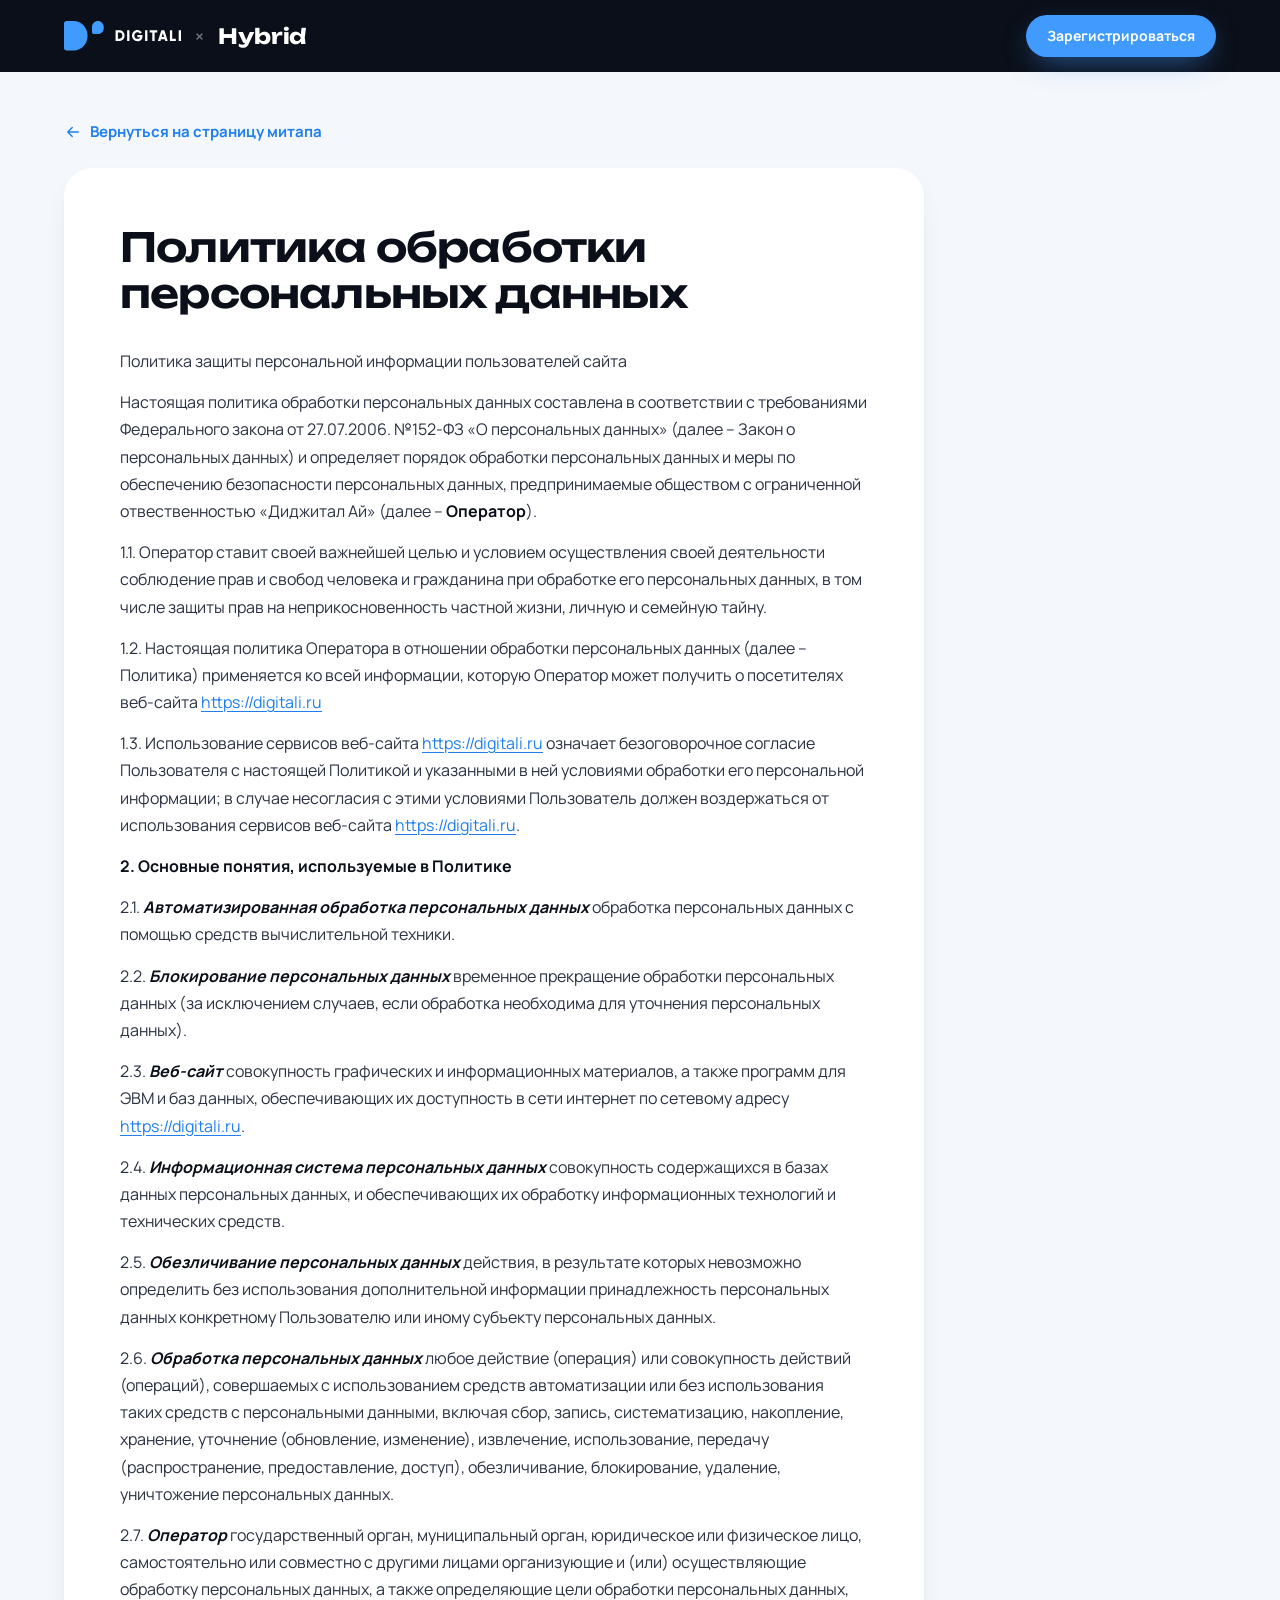
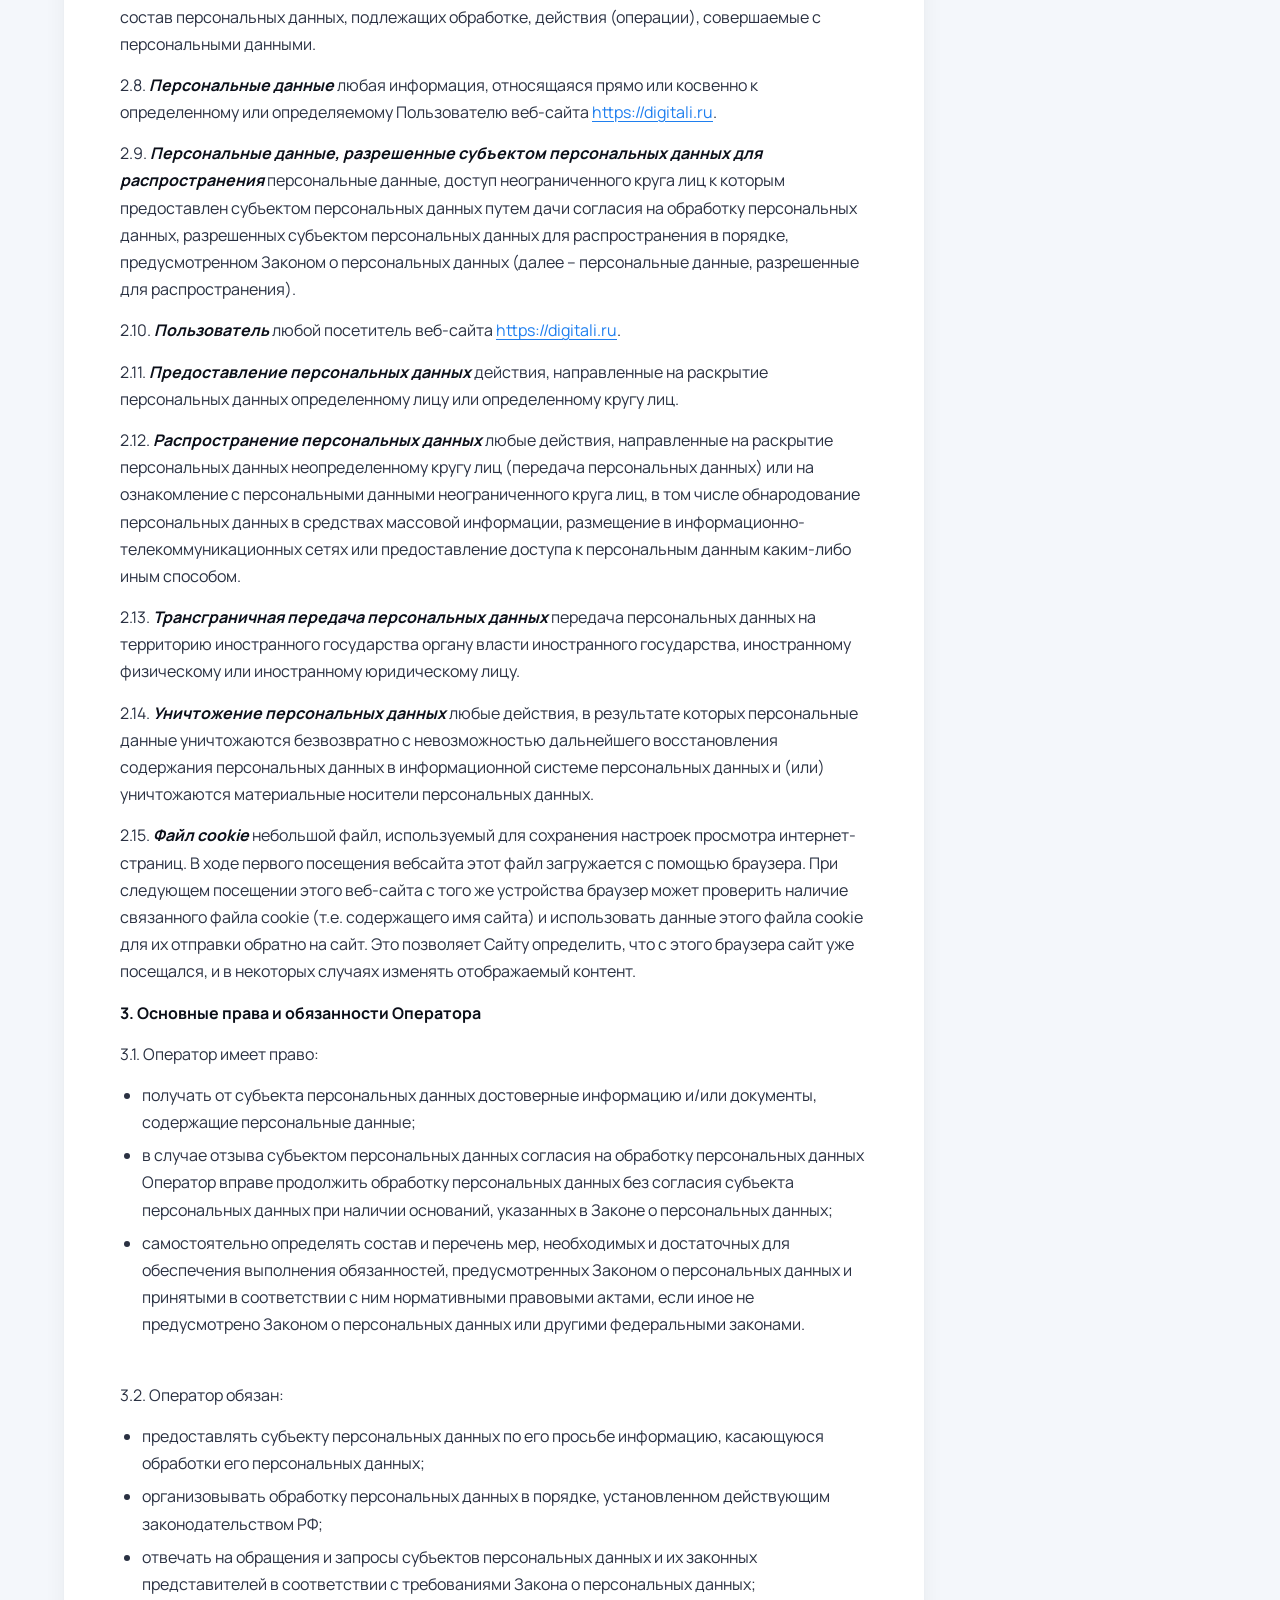
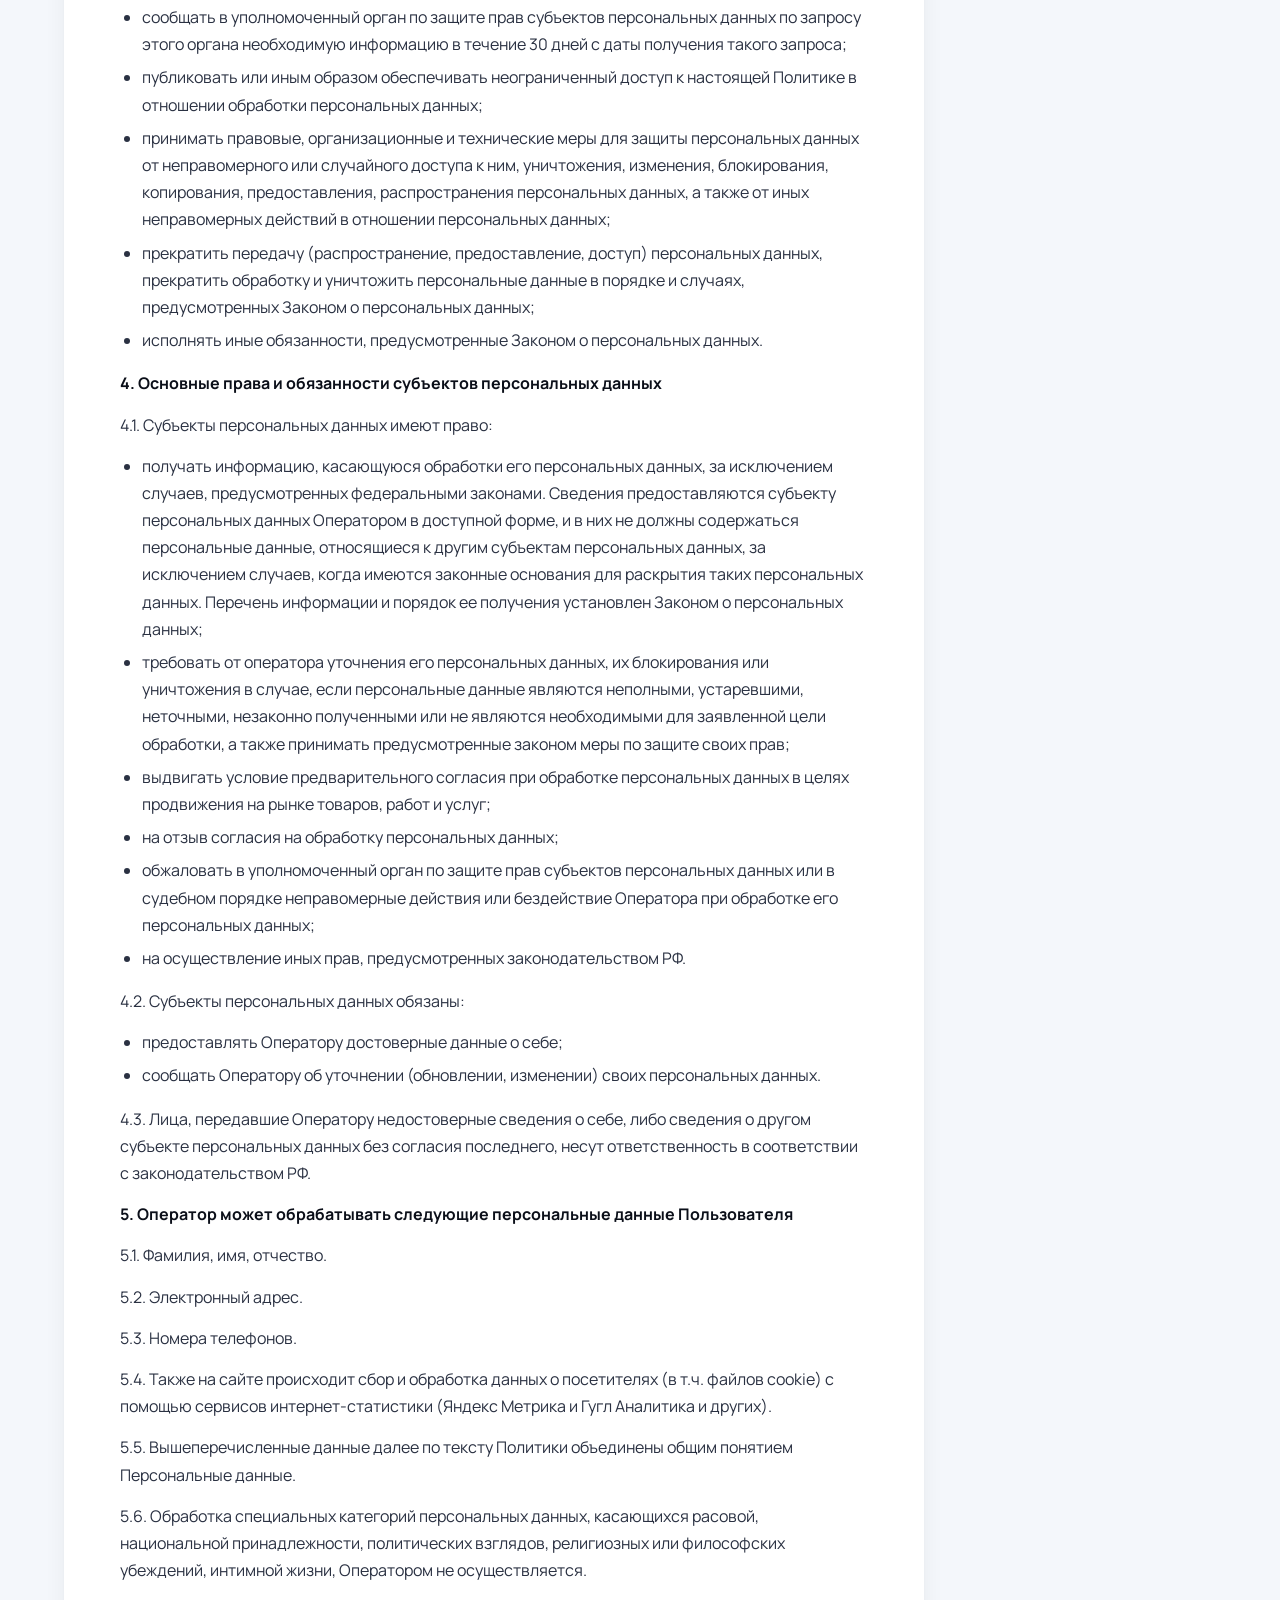
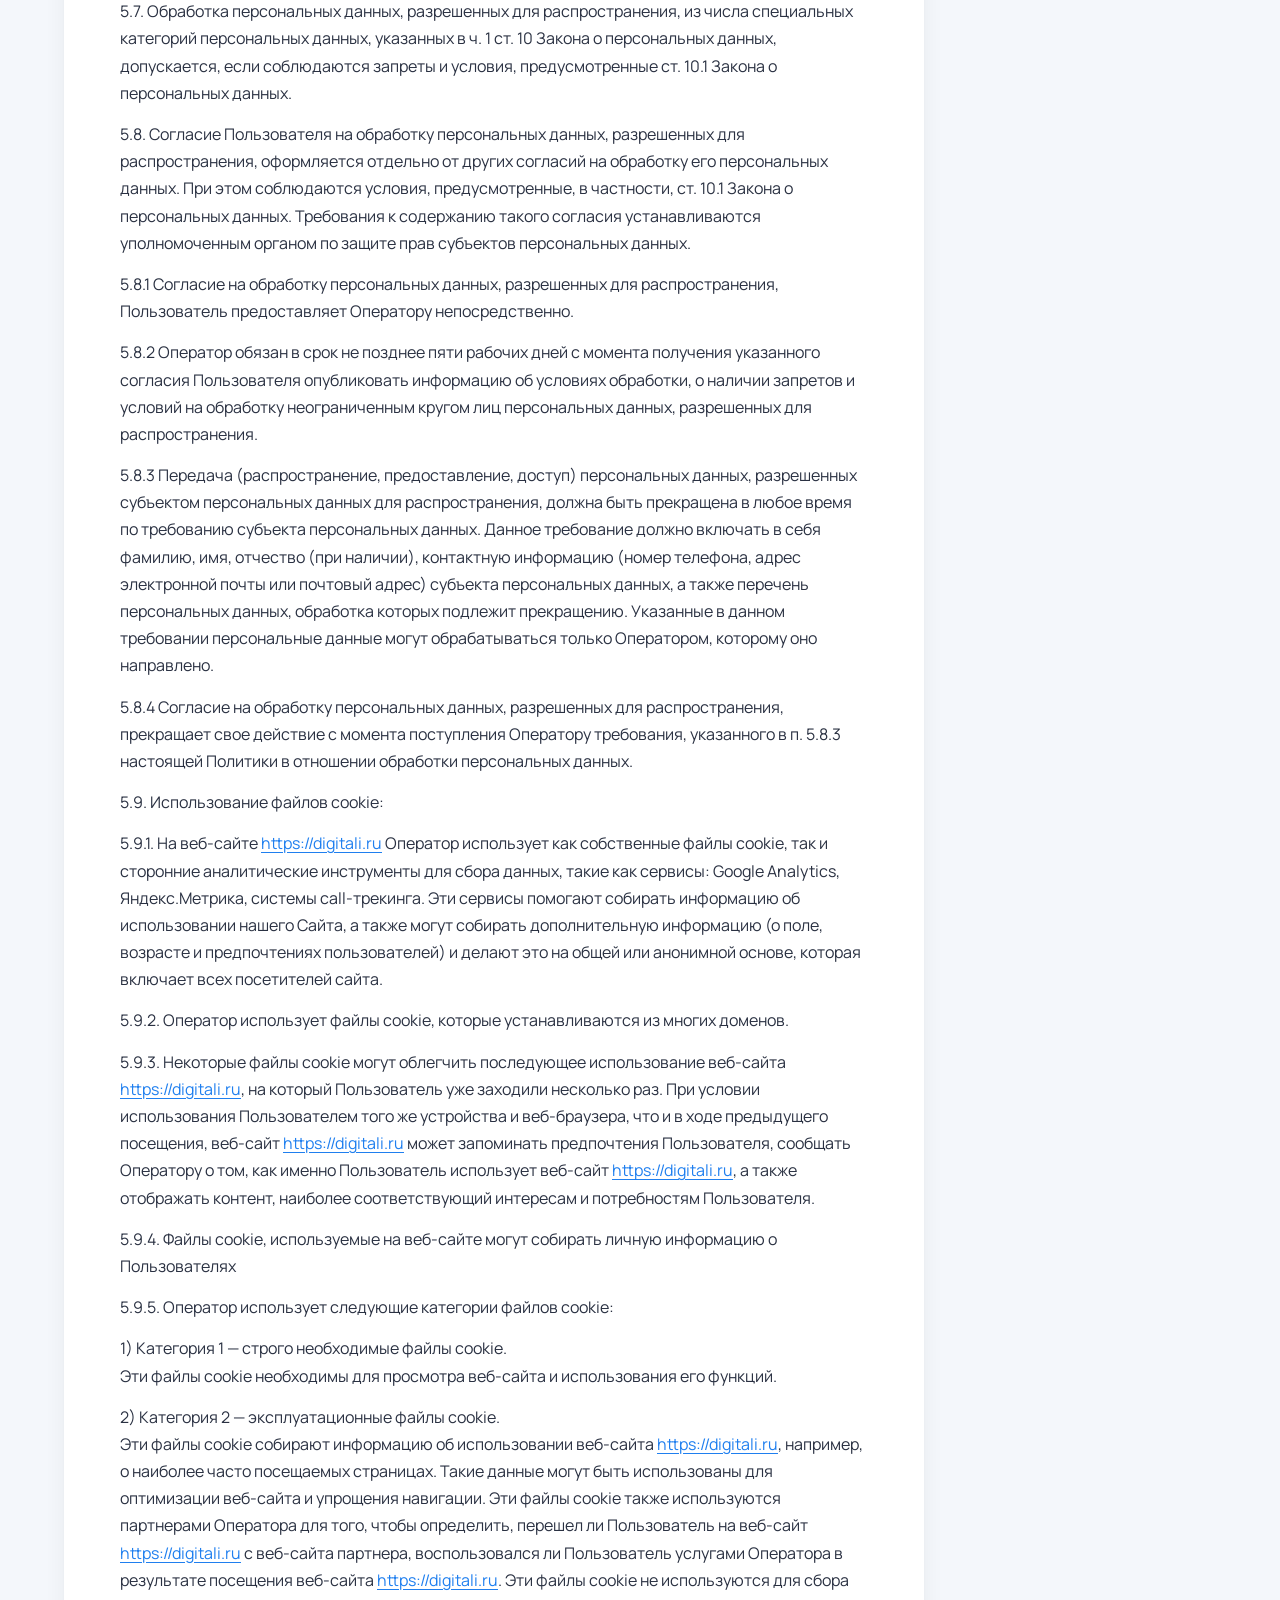
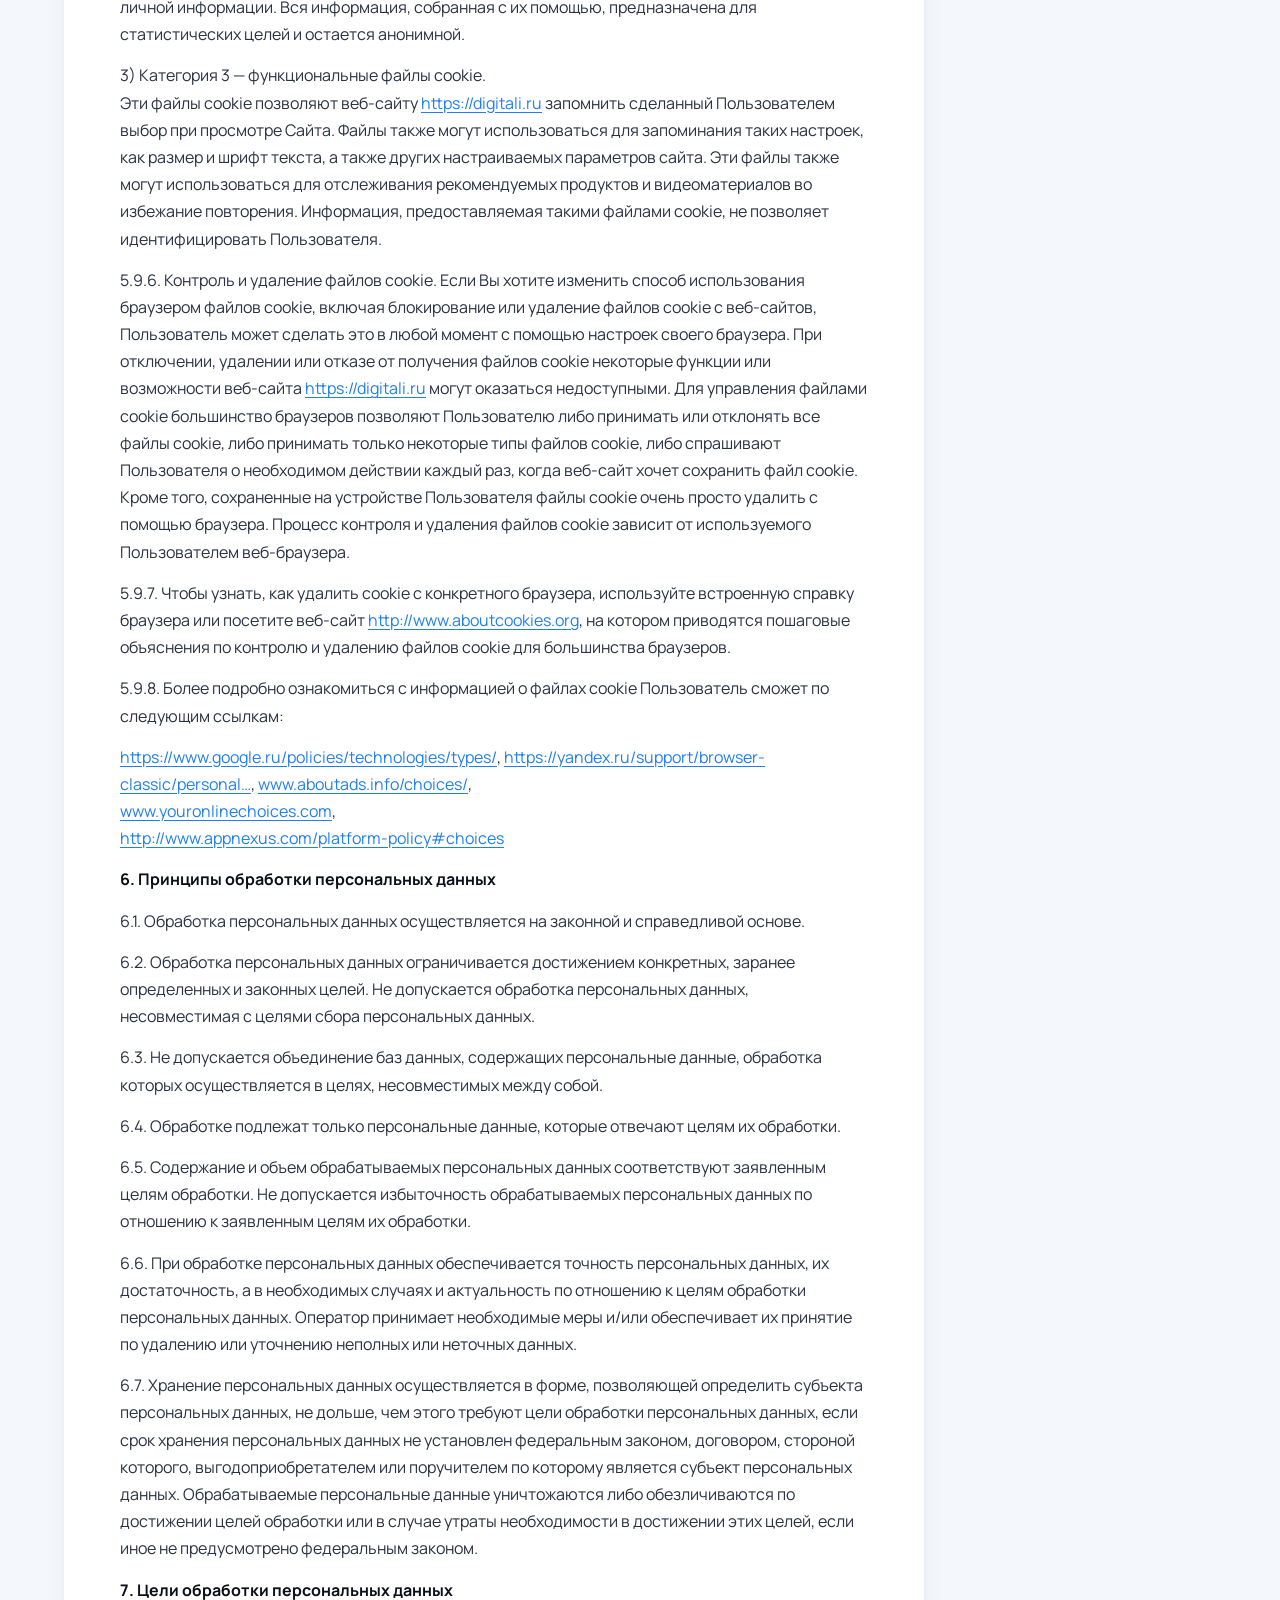
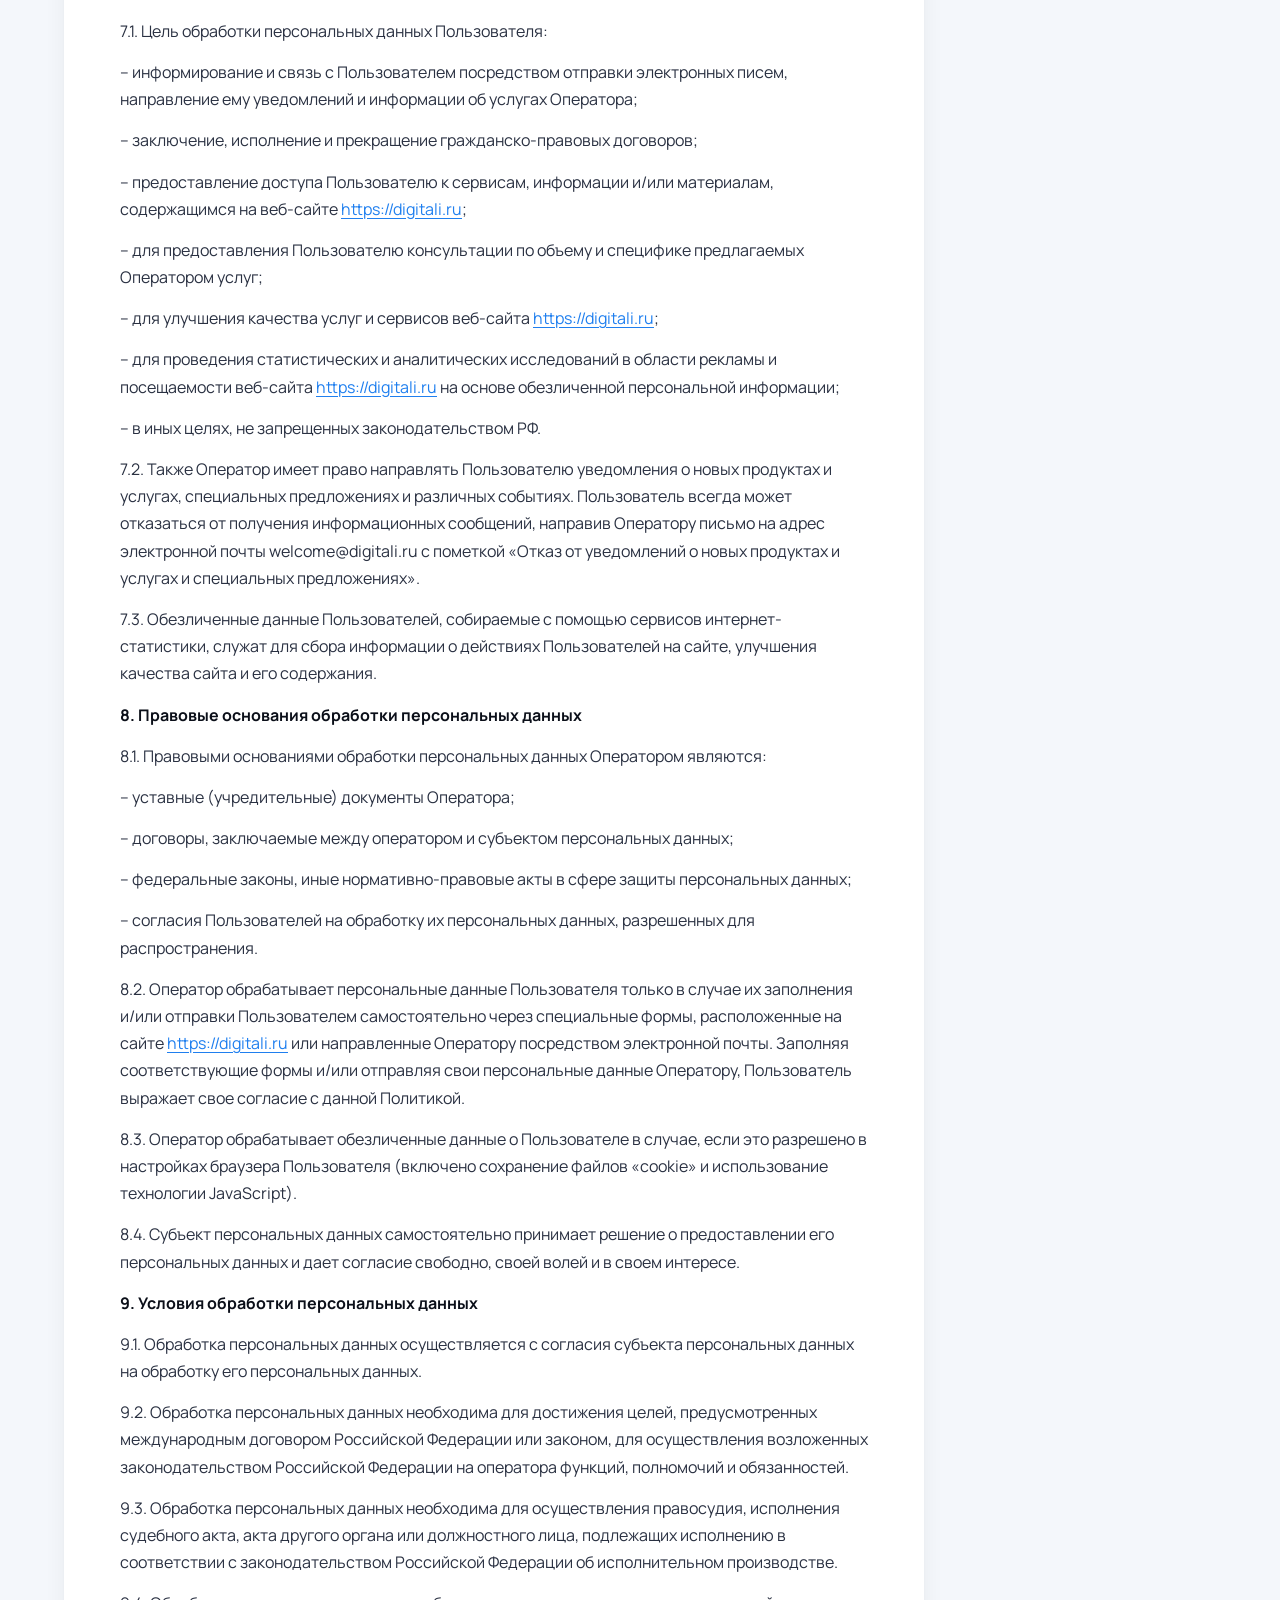
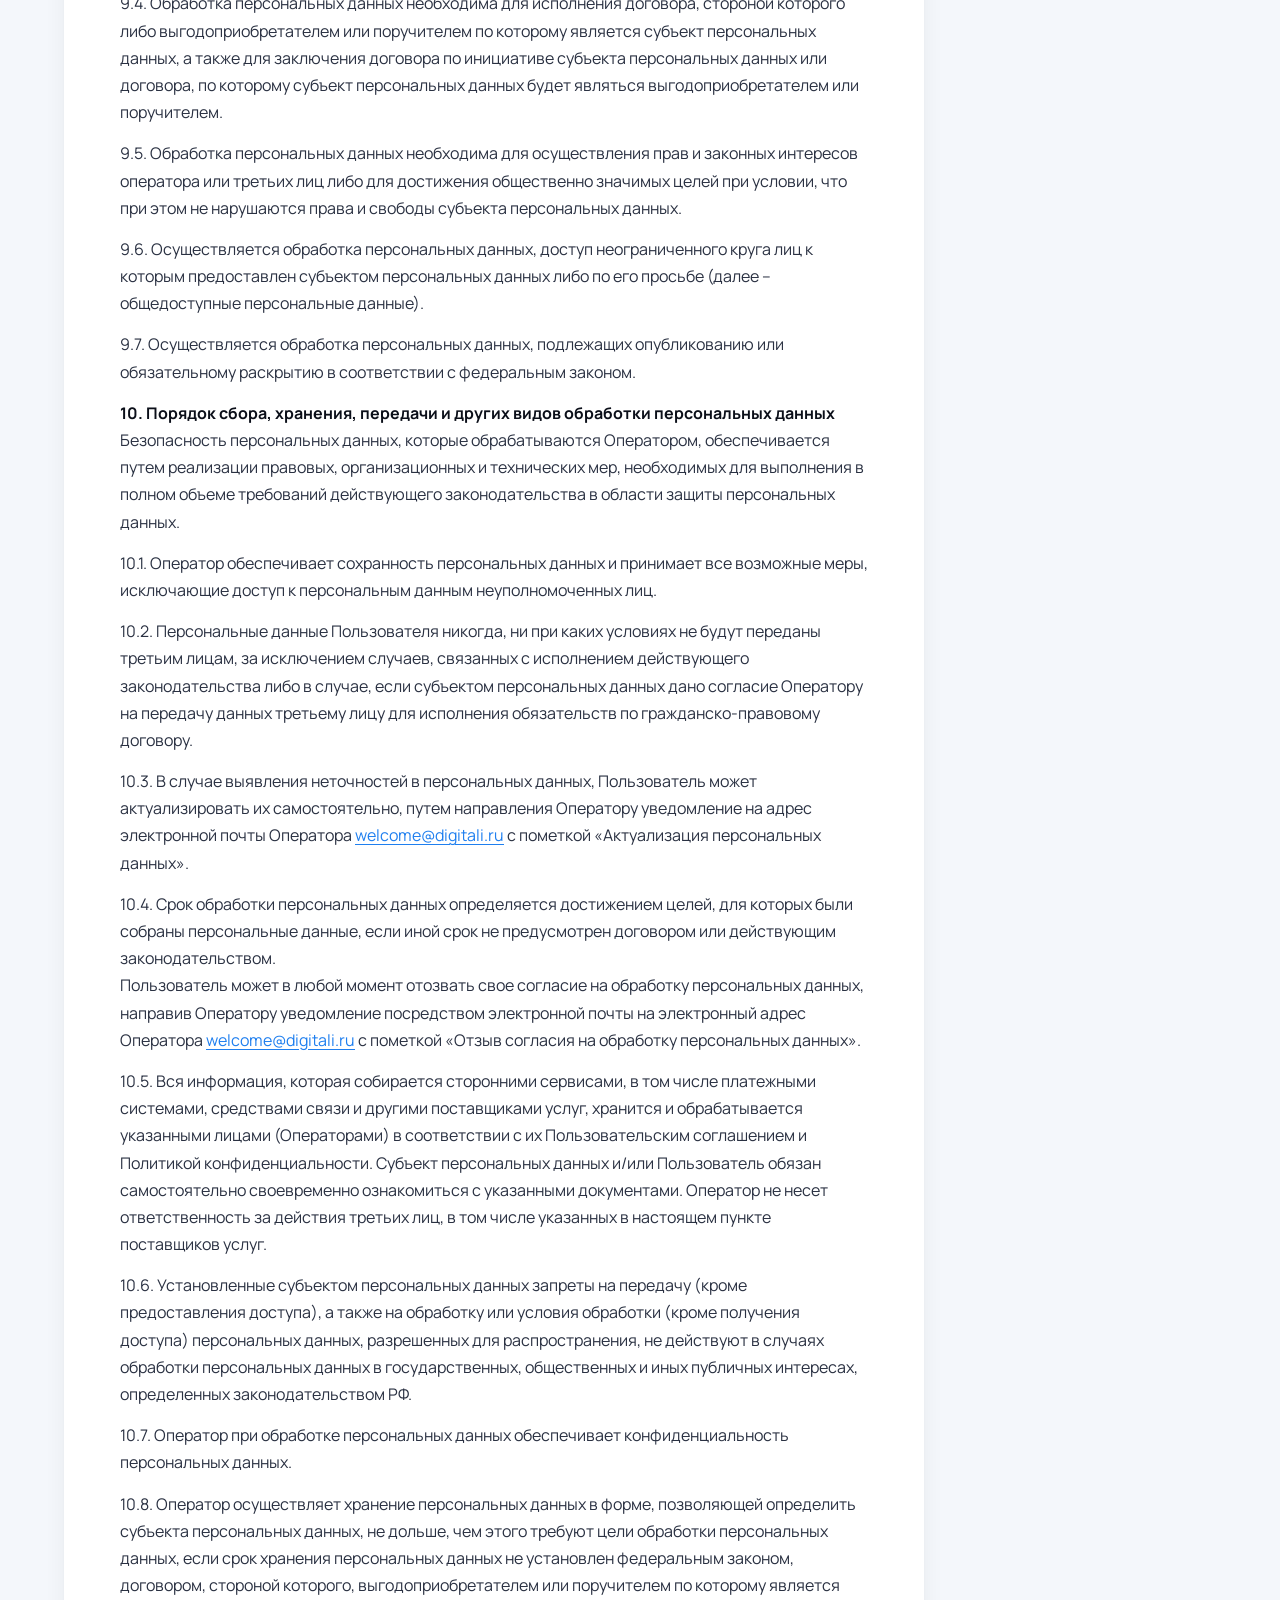
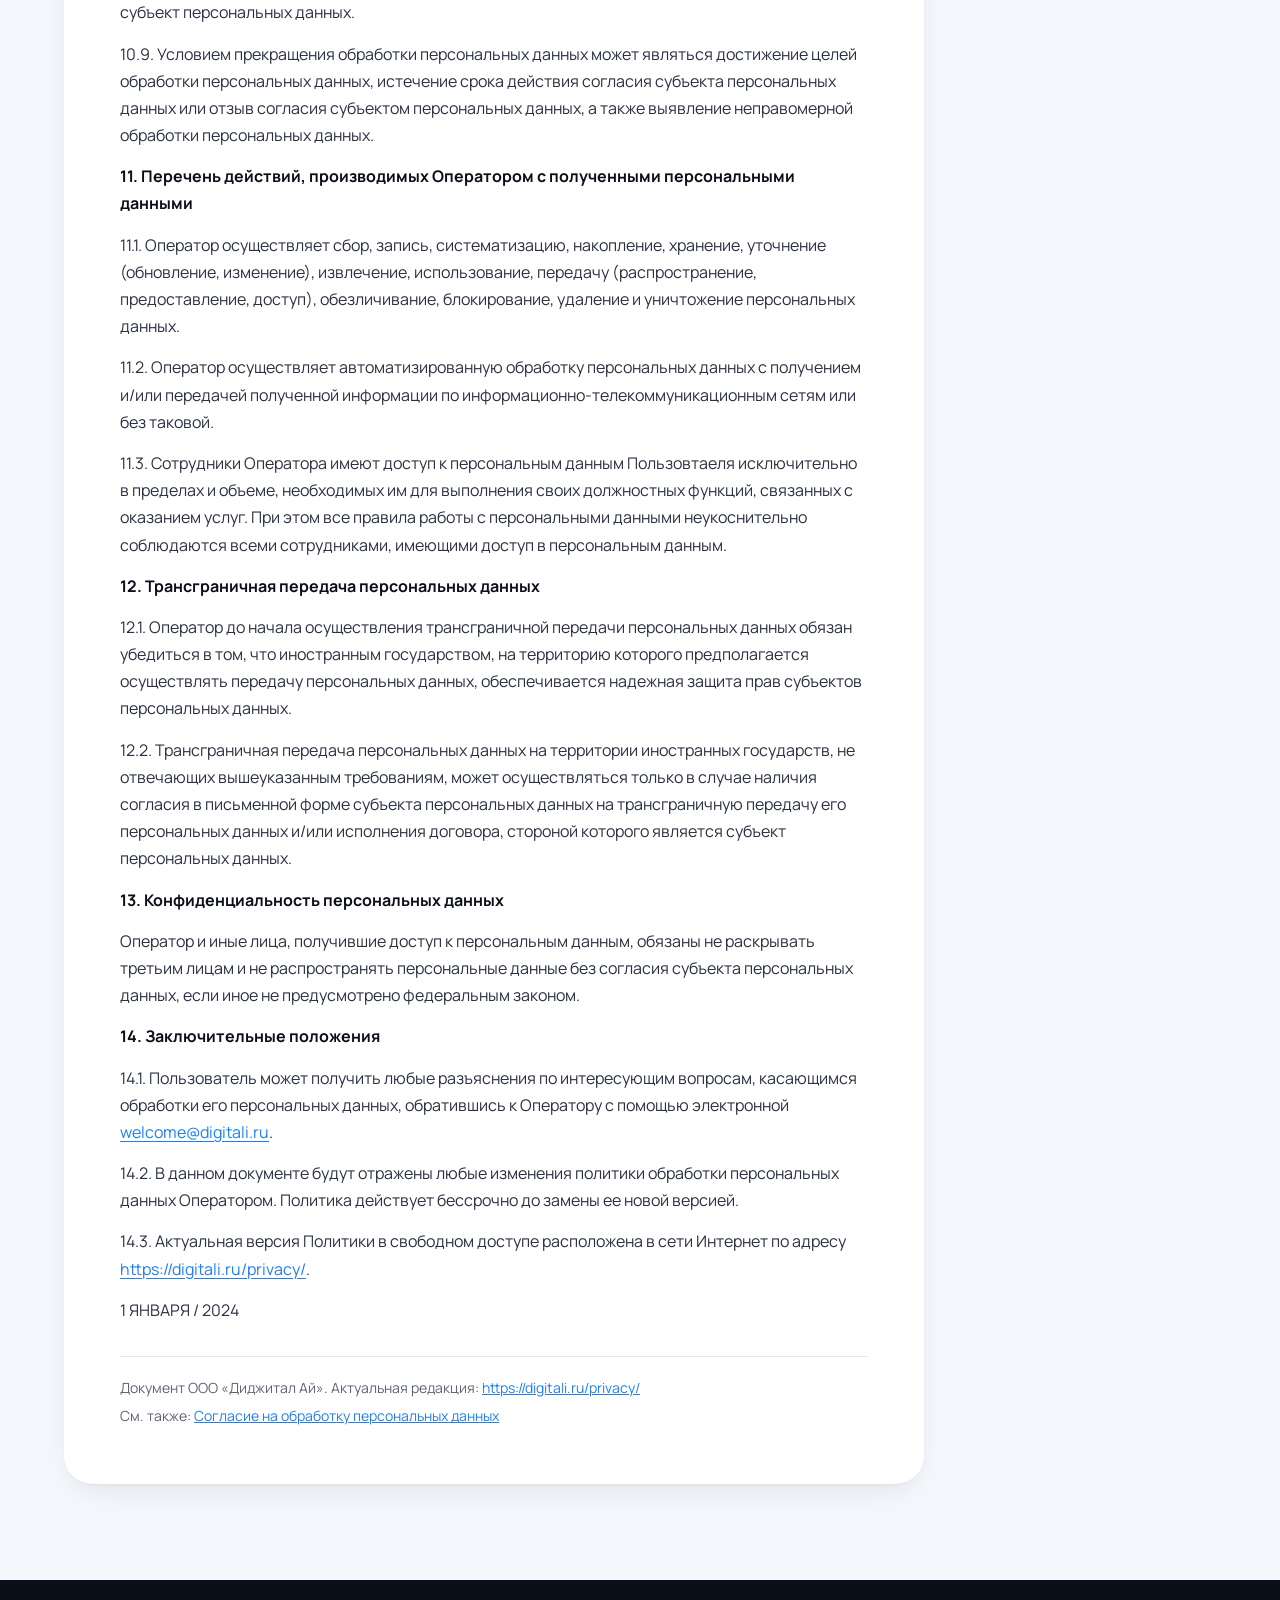
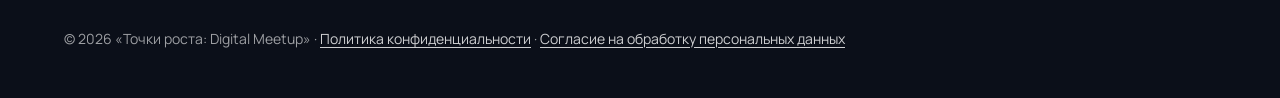
<file: privacy.html>
<!doctype html>
<html lang="ru">
<head>
  <meta charset="utf-8">
  <meta name="viewport" content="width=device-width, initial-scale=1">
  <title>Политика обработки персональных данных — Точки роста: Digital Meetup</title>
  <meta name="robots" content="noindex">
  <meta name="theme-color" content="#0B0F19">
  <link rel="icon" href="assets/digitali-mark.svg" type="image/svg+xml">
  <link rel="preconnect" href="https://fonts.googleapis.com">
  <link rel="preconnect" href="https://fonts.gstatic.com" crossorigin>
  <link href="https://fonts.googleapis.com/css2?family=Unbounded:wght@500;600;700&family=Manrope:wght@400;500;600;700&display=swap" rel="stylesheet">
  <link rel="stylesheet" href="assets/style.css?v=3">
  <style>
    body { background: var(--bg-soft); }
    .doc-top { background: var(--ink); }
    .doc-top .header__inner { height: 72px; }
    .doc-top .header__cta { margin-left: auto; }
    .doc-main { padding: 48px 0 96px; }
    .doc-back { display: inline-flex; align-items: center; gap: 8px; color: var(--blue-600); font-weight: 700; font-size: 15px; text-decoration: none; margin-bottom: 24px; }
    .doc-back:hover { text-decoration: underline; text-underline-offset: 3px; }
    .doc-card { max-width: 860px; background: #fff; border-radius: 28px; padding: 56px; box-shadow: var(--shadow); }
    .doc-card h1 { font-family: var(--font-display); font-size: clamp(26px, 3.4vw, 40px); line-height: 1.15; letter-spacing: -.02em; margin-bottom: 32px; }
    .doc-body { font-size: 16px; line-height: 1.7; color: #2A3142; overflow-wrap: anywhere; }
    .doc-body p { margin: 0 0 14px; }
    .doc-body ul, .doc-body ol { margin: 0 0 16px; padding-left: 22px; list-style: disc; }
    .doc-body li { margin-bottom: 6px; }
    .doc-body strong { color: var(--ink); }
    .doc-body a { color: var(--blue-600); text-underline-offset: 3px; }
    .doc-meta { margin-top: 32px; padding-top: 20px; border-top: 1px solid var(--line); font-size: 14px; color: var(--muted); display: grid; gap: 6px; }
    .doc-meta a { color: var(--blue-600); }
    @media (max-width: 640px) {
      .doc-top .header__inner { height: 60px; }
      .doc-main { padding: 28px 0 64px; }
      .doc-card { padding: 28px 20px; border-radius: 22px; }
      .doc-body { font-size: 15px; }
    }
  </style>
</head>
<body>
<header class="doc-top">
  <div class="container header__inner">
    <a href="index.html" class="header__logos" aria-label="На главную: DIGITALI × Hybrid">
      <img src="assets/digitali-logo-white.svg" alt="DIGITALI" class="logo-digitali" width="140" height="36">
      <span class="logos__x" aria-hidden="true">×</span>
      <span class="logo-hybrid">Hybrid</span>
    </a>
    <a href="index.html#register" class="btn btn--primary btn--sm header__cta">Зарегистрироваться</a>
  </div>
</header>
<main class="doc-main">
  <div class="container">
    <a class="doc-back" href="index.html">
      <svg class="i i--sm" viewBox="0 0 24 24"><path d="M19 12H5M11 6l-6 6 6 6"/></svg>
      Вернуться на страницу митапа
    </a>
    <article class="doc-card">
      <h1>Политика обработки персональных данных</h1>
      <div class="doc-body">
<p>Политика защиты персональной информации пользователей сайта</p>
<p>Настоящая политика обработки персональных данных составлена в соответствии с требованиями Федерального закона от 27.07.2006. №152-ФЗ «О персональных данных» (далее – Закон о персональных данных) и определяет порядок обработки персональных данных и меры по обеспечению безопасности персональных данных, предпринимаемые обществом с ограниченной отвественностью «Диджитал Ай» (далее – <strong>Оператор</strong>).</p>
<p>1.1. Оператор ставит своей важнейшей целью и условием осуществления своей деятельности соблюдение прав и свобод человека и гражданина при обработке его персональных данных, в том числе защиты прав на неприкосновенность частной жизни, личную и семейную тайну.</p>
<p>1.2. Настоящая политика Оператора в отношении обработки персональных данных (далее – Политика) применяется ко всей информации, которую Оператор может получить о посетителях веб-сайта <a href="https://digitali.ru" rel="noopener" target="_blank">https://digitali.ru</a></p>
<p>1.3. Использование сервисов веб-сайта <a href="https://digitali.ru" rel="noopener" target="_blank">https://digitali.ru</a> означает безоговорочное согласие Пользователя с настоящей Политикой и указанными в ней условиями обработки его персональной информации; в случае несогласия с этими условиями Пользователь должен воздержаться от использования сервисов веб-сайта <a href="https://digitali.ru" rel="noopener" target="_blank">https://digitali.ru</a>.</p>
<p><strong>2. Основные понятия, используемые в Политике</strong></p>
<p>2.1. <strong><em>Автоматизированная обработка персональных данных</em></strong> обработка персональных данных с помощью средств вычислительной техники.</p>
<p>2.2. <strong><em>Блокирование персональных данных</em></strong> временное прекращение обработки персональных данных (за исключением случаев, если обработка необходима для уточнения персональных данных).</p>
<p>2.3. <strong><em>Веб-сайт</em></strong> совокупность графических и информационных материалов, а также программ для ЭВМ и баз данных, обеспечивающих их доступность в сети интернет по сетевому адресу <a href="https://digitali.ru" rel="noopener" target="_blank">https://digitali.ru</a>.</p>
<p>2.4. <strong><em>Информационная система персональных данных</em></strong> совокупность содержащихся в базах данных персональных данных, и обеспечивающих их обработку информационных технологий и технических средств.</p>
<p>2.5. <strong><em>Обезличивание персональных данных</em></strong> действия, в результате которых невозможно определить без использования дополнительной информации принадлежность персональных данных конкретному Пользователю или иному субъекту персональных данных.</p>
<p>2.6. <strong><em>Обработка персональных данных</em></strong> любое действие (операция) или совокупность действий (операций), совершаемых с использованием средств автоматизации или без использования таких средств с персональными данными, включая сбор, запись, систематизацию, накопление, хранение, уточнение (обновление, изменение), извлечение, использование, передачу (распространение, предоставление, доступ), обезличивание, блокирование, удаление, уничтожение персональных данных.</p>
<p>2.7. <strong><em>Оператор</em></strong> государственный орган, муниципальный орган, юридическое или физическое лицо, самостоятельно или совместно с другими лицами организующие и (или) осуществляющие обработку персональных данных, а также определяющие цели обработки персональных данных, состав персональных данных, подлежащих обработке, действия (операции), совершаемые с персональными данными.</p>
<p>2.8. <strong><em>Персональные данные</em></strong> любая информация, относящаяся прямо или косвенно к определенному или определяемому Пользователю веб-сайта <a href="https://digitali.ru" rel="noopener" target="_blank">https://digitali.ru</a>.</p>
<p>2.9. <strong><em>Персональные данные, разрешенные субъектом персональных данных для распространения</em></strong> персональные данные, доступ неограниченного круга лиц к которым предоставлен субъектом персональных данных путем дачи согласия на обработку персональных данных, разрешенных субъектом персональных данных для распространения в порядке, предусмотренном Законом о персональных данных (далее – персональные данные, разрешенные для распространения).</p>
<p>2.10. <strong><em>Пользователь</em></strong> любой посетитель веб-сайта <a href="https://digitali.ru" rel="noopener" target="_blank">https://digitali.ru</a>.</p>
<p>2.11. <strong><em>Предоставление персональных данных</em></strong> действия, направленные на раскрытие персональных данных определенному лицу или определенному кругу лиц.</p>
<p>2.12. <strong><em>Распространение персональных данных</em></strong> любые действия, направленные на раскрытие персональных данных неопределенному кругу лиц (передача персональных данных) или на ознакомление с персональными данными неограниченного круга лиц, в том числе обнародование персональных данных в средствах массовой информации, размещение в информационно-телекоммуникационных сетях или предоставление доступа к персональным данным каким-либо иным способом.</p>
<p>2.13. <strong><em>Трансграничная передача персональных данных</em></strong> передача персональных данных на территорию иностранного государства органу власти иностранного государства, иностранному физическому или иностранному юридическому лицу.</p>
<p>2.14. <strong><em>Уничтожение персональных данных</em></strong> любые действия, в результате которых персональные данные уничтожаются безвозвратно с невозможностью дальнейшего восстановления содержания персональных данных в информационной системе персональных данных и (или) уничтожаются материальные носители персональных данных.</p>
<p>2.15. <strong><em>Файл cookie</em></strong> небольшой файл, используемый для сохранения настроек просмотра интернет-страниц. В ходе первого посещения вебсайта этот файл загружается с помощью браузера. При следующем посещении этого веб-сайта с того же устройства браузер может проверить наличие связанного файла cookie (т.е. содержащего имя сайта) и использовать данные этого файла cookie для их отправки обратно на сайт. Это позволяет Сайту определить, что с этого браузера сайт уже посещался, и в некоторых случаях изменять отображаемый контент.</p>
<p><strong>3. Основные права и обязанности Оператора</strong></p>
<p>3.1. Оператор имеет право:</p>
<ul>
<li>получать от субъекта персональных данных достоверные информацию и/или документы, содержащие персональные данные;</li>
<li>в случае отзыва субъектом персональных данных согласия на обработку персональных данных Оператор вправе продолжить обработку персональных данных без согласия субъекта персональных данных при наличии оснований, указанных в Законе о персональных данных;</li>
<li>самостоятельно определять состав и перечень мер, необходимых и достаточных для обеспечения выполнения обязанностей, предусмотренных Законом о персональных данных и принятыми в соответствии с ним нормативными правовыми актами, если иное не предусмотрено Законом о персональных данных или другими федеральными законами.</li>
</ul>
<p><strong><br/> </strong>3.2. Оператор обязан:</p>
<ul>
<li>предоставлять субъекту персональных данных по его просьбе информацию, касающуюся обработки его персональных данных;</li>
<li>организовывать обработку персональных данных в порядке, установленном действующим законодательством РФ;</li>
<li>отвечать на обращения и запросы субъектов персональных данных и их законных представителей в соответствии с требованиями Закона о персональных данных;</li>
<li>сообщать в уполномоченный орган по защите прав субъектов персональных данных по запросу этого органа необходимую информацию в течение 30 дней с даты получения такого запроса;</li>
<li>публиковать или иным образом обеспечивать неограниченный доступ к настоящей Политике в отношении обработки персональных данных;</li>
<li>принимать правовые, организационные и технические меры для защиты персональных данных от неправомерного или случайного доступа к ним, уничтожения, изменения, блокирования, копирования, предоставления, распространения персональных данных, а также от иных неправомерных действий в отношении персональных данных;</li>
<li>прекратить передачу (распространение, предоставление, доступ) персональных данных, прекратить обработку и уничтожить персональные данные в порядке и случаях, предусмотренных Законом о персональных данных;</li>
<li>исполнять иные обязанности, предусмотренные Законом о персональных данных.</li>
</ul>
<p><strong>4. Основные права и обязанности субъектов персональных данных</strong></p>
<p>4.1. Субъекты персональных данных имеют право:</p>
<ul>
<li>получать информацию, касающуюся обработки его персональных данных, за исключением случаев, предусмотренных федеральными законами. Сведения предоставляются субъекту персональных данных Оператором в доступной форме, и в них не должны содержаться персональные данные, относящиеся к другим субъектам персональных данных, за исключением случаев, когда имеются законные основания для раскрытия таких персональных данных. Перечень информации и порядок ее получения установлен Законом о персональных данных;</li>
<li>требовать от оператора уточнения его персональных данных, их блокирования или уничтожения в случае, если персональные данные являются неполными, устаревшими, неточными, незаконно полученными или не являются необходимыми для заявленной цели обработки, а также принимать предусмотренные законом меры по защите своих прав;</li>
<li>выдвигать условие предварительного согласия при обработке персональных данных в целях продвижения на рынке товаров, работ и услуг;</li>
<li>на отзыв согласия на обработку персональных данных;</li>
<li>обжаловать в уполномоченный орган по защите прав субъектов персональных данных или в судебном порядке неправомерные действия или бездействие Оператора при обработке его персональных данных;</li>
<li>на осуществление иных прав, предусмотренных законодательством РФ.</li>
</ul>
<p>4.2. Субъекты персональных данных обязаны:</p>
<ul>
<li>предоставлять Оператору достоверные данные о себе;</li>
<li>сообщать Оператору об уточнении (обновлении, изменении) своих персональных данных.</li>
</ul>
<p>4.3. Лица, передавшие Оператору недостоверные сведения о себе, либо сведения о другом субъекте персональных данных без согласия последнего, несут ответственность в соответствии с законодательством РФ.</p>
<p><strong>5. Оператор может обрабатывать следующие персональные данные Пользователя</strong></p>
<p>5.1. Фамилия, имя, отчество.</p>
<p>5.2. Электронный адрес.</p>
<p>5.3. Номера телефонов.</p>
<p>5.4. Также на сайте происходит сбор и обработка данных о посетителях (в т.ч. файлов cookie) с помощью сервисов интернет-статистики (Яндекс Метрика и Гугл Аналитика и других).</p>
<p>5.5. Вышеперечисленные данные далее по тексту Политики объединены общим понятием Персональные данные.</p>
<p>5.6. Обработка специальных категорий персональных данных, касающихся расовой, национальной принадлежности, политических взглядов, религиозных или философских убеждений, интимной жизни, Оператором не осуществляется.</p>
<p>5.7. Обработка персональных данных, разрешенных для распространения, из числа специальных категорий персональных данных, указанных в ч. 1 ст. 10 Закона о персональных данных, допускается, если соблюдаются запреты и условия, предусмотренные ст. 10.1 Закона о персональных данных.</p>
<p>5.8. Согласие Пользователя на обработку персональных данных, разрешенных для распространения, оформляется отдельно от других согласий на обработку его персональных данных. При этом соблюдаются условия, предусмотренные, в частности, ст. 10.1 Закона о персональных данных. Требования к содержанию такого согласия устанавливаются уполномоченным органом по защите прав субъектов персональных данных.</p>
<p>5.8.1 Согласие на обработку персональных данных, разрешенных для распространения, Пользователь предоставляет Оператору непосредственно.</p>
<p>5.8.2 Оператор обязан в срок не позднее пяти рабочих дней с момента получения указанного согласия Пользователя опубликовать информацию об условиях обработки, о наличии запретов и условий на обработку неограниченным кругом лиц персональных данных, разрешенных для распространения.</p>
<p>5.8.3 Передача (распространение, предоставление, доступ) персональных данных, разрешенных субъектом персональных данных для распространения, должна быть прекращена в любое время по требованию субъекта персональных данных. Данное требование должно включать в себя фамилию, имя, отчество (при наличии), контактную информацию (номер телефона, адрес электронной почты или почтовый адрес) субъекта персональных данных, а также перечень персональных данных, обработка которых подлежит прекращению. Указанные в данном требовании персональные данные могут обрабатываться только Оператором, которому оно направлено.</p>
<p>5.8.4 Согласие на обработку персональных данных, разрешенных для распространения, прекращает свое действие с момента поступления Оператору требования, указанного в п. 5.8.3 настоящей Политики в отношении обработки персональных данных.</p>
<p>5.9. Использование файлов сookie:</p>
<p>5.9.1. На веб-сайте <a href="https://digitali.ru" rel="noopener" target="_blank">https://digitali.ru</a> Оператор использует как собственные файлы cookie, так и сторонние аналитические инструменты для сбора данных, такие как сервисы: Google Analytics, Яндекс.Метрика, системы call-трекинга. Эти сервисы помогают собирать информацию об использовании нашего Сайта, а также могут собирать дополнительную информацию (о поле, возрасте и предпочтениях пользователей) и делают это на общей или анонимной основе, которая включает всех посетителей сайта.</p>
<p>5.9.2. Оператор использует файлы cookie, которые устанавливаются из многих доменов.</p>
<p>5.9.3. Некоторые файлы cookie могут облегчить последующее использование веб-сайта <a href="https://digitali.ru" rel="noopener" target="_blank">https://digitali.ru</a>, на который Пользователь уже заходили несколько раз. При условии использования Пользователем того же устройства и веб-браузера, что и в ходе предыдущего посещения, веб-сайт <a href="https://digitali.ru" rel="noopener" target="_blank">https://digitali.ru</a> может запоминать предпочтения Пользователя, сообщать Оператору о том, как именно Пользователь использует веб-сайт <a href="https://digitali.ru" rel="noopener" target="_blank">https://digitali.ru</a>, а также отображать контент, наиболее соответствующий интересам и потребностям Пользователя.</p>
<p>5.9.4. Файлы cookie, используемые на веб-сайте могут собирать личную информацию о Пользователях</p>
<p>5.9.5. Оператор использует следующие категории файлов cookie:</p>
<p>1) Категория 1 — строго необходимые файлы cookie.<br/> Эти файлы cookie необходимы для просмотра веб-сайта и использования его функций.</p>
<p>2) Категория 2 — эксплуатационные файлы cookie.<br/> Эти файлы cookie собирают информацию об использовании веб-сайта <a href="https://digitali.ru" rel="noopener" target="_blank">https://digitali.ru</a>, например, о наиболее часто посещаемых страницах. Такие данные могут быть использованы для оптимизации веб-сайта и упрощения навигации. Эти файлы cookie также используются партнерами Оператора для того, чтобы определить, перешел ли Пользователь на веб-сайт <a href="https://digitali.ru" rel="noopener" target="_blank">https://digitali.ru</a> с веб-сайта партнера, воспользовался ли Пользователь услугами Оператора в результате посещения веб-сайта <a href="https://digitali.ru" rel="noopener" target="_blank">https://digitali.ru</a>. Эти файлы cookie не используются для сбора личной информации. Вся информация, собранная с их помощью, предназначена для статистических целей и остается анонимной.</p>
<p>3) Категория 3 — функциональные файлы cookie.<br/> Эти файлы cookie позволяют веб-сайту <a href="https://digitali.ru" rel="noopener" target="_blank">https://digitali.ru</a> запомнить сделанный Пользователем выбор при просмотре Сайта. Файлы также могут использоваться для запоминания таких настроек, как размер и шрифт текста, а также других настраиваемых параметров сайта. Эти файлы также могут использоваться для отслеживания рекомендуемых продуктов и видеоматериалов во избежание повторения. Информация, предоставляемая такими файлами cookie, не позволяет идентифицировать Пользователя.</p>
<p>5.9.6. Контроль и удаление файлов cookie. Если Вы хотите изменить способ использования браузером файлов cookie, включая блокирование или удаление файлов cookie с веб-сайтов, Пользователь может сделать это в любой момент с помощью настроек своего браузера. При отключении, удалении или отказе от получения файлов cookie некоторые функции или возможности веб-сайта <a href="https://digitali.ru" rel="noopener" target="_blank">https://digitali.ru</a> могут оказаться недоступными. Для управления файлами cookie большинство браузеров позволяют Пользователю либо принимать или отклонять все файлы cookie, либо принимать только некоторые типы файлов cookie, либо спрашивают Пользователя о необходимом действии каждый раз, когда веб-сайт хочет сохранить файл cookie. Кроме того, сохраненные на устройстве Пользователя файлы cookie очень просто удалить с помощью браузера. Процесс контроля и удаления файлов cookie зависит от используемого Пользователем веб-браузера.</p>
<p>5.9.7. Чтобы узнать, как удалить cookie с конкретного браузера, используйте встроенную справку браузера или посетите веб-сайт <a href="http://www.aboutcookies.org/" rel="noopener" target="_blank">http://www.aboutcookies.org</a>, на котором приводятся пошаговые объяснения по контролю и удалению файлов cookie для большинства браузеров.</p>
<p>5.9.8. Более подробно ознакомиться с информацией о файлах cookie Пользователь сможет по следующим ссылкам:</p>
<p><a href="https://www.google.ru/policies/technologies/types/" rel="noopener" target="_blank">https://www.google.ru/policies/technologies/types/</a>, <a href="https://yandex.ru/support/browser-classic/personal-dataprotection/cookies.xml?lang=ru" rel="noopener" target="_blank">https://yandex.ru/support/browser-classic/personal…</a>, <a href="http://www.aboutads.info/choices/" rel="noopener" target="_blank">www.aboutads.info/choices/</a>,<br/> <a href="http://www.youronlinechoices.com/" rel="noopener" target="_blank">www.youronlinechoices.com</a>,<br/> <a href="http://www.appnexus.com/platform-policy#choices" rel="noopener" target="_blank">http://www.appnexus.com/platform-policy#choices</a></p>
<p><strong>6. Принципы обработки персональных данных</strong></p>
<p>6.1. Обработка персональных данных осуществляется на законной и справедливой основе.</p>
<p>6.2. Обработка персональных данных ограничивается достижением конкретных, заранее определенных и законных целей. Не допускается обработка персональных данных, несовместимая с целями сбора персональных данных.</p>
<p>6.3. Не допускается объединение баз данных, содержащих персональные данные, обработка которых осуществляется в целях, несовместимых между собой.</p>
<p>6.4. Обработке подлежат только персональные данные, которые отвечают целям их обработки.</p>
<p>6.5. Содержание и объем обрабатываемых персональных данных соответствуют заявленным целям обработки. Не допускается избыточность обрабатываемых персональных данных по отношению к заявленным целям их обработки.</p>
<p>6.6. При обработке персональных данных обеспечивается точность персональных данных, их достаточность, а в необходимых случаях и актуальность по отношению к целям обработки персональных данных. Оператор принимает необходимые меры и/или обеспечивает их принятие по удалению или уточнению неполных или неточных данных.</p>
<p>6.7. Хранение персональных данных осуществляется в форме, позволяющей определить субъекта персональных данных, не дольше, чем этого требуют цели обработки персональных данных, если срок хранения персональных данных не установлен федеральным законом, договором, стороной которого, выгодоприобретателем или поручителем по которому является субъект персональных данных. Обрабатываемые персональные данные уничтожаются либо обезличиваются по достижении целей обработки или в случае утраты необходимости в достижении этих целей, если иное не предусмотрено федеральным законом.</p>
<p><strong>7. Цели обработки персональных данных</strong></p>
<p>7.1. Цель обработки персональных данных Пользователя:</p>
<p>– информирование и связь с Пользователем посредством отправки электронных писем, направление ему уведомлений и информации об услугах Оператора;</p>
<p>– заключение, исполнение и прекращение гражданско-правовых договоров;</p>
<p>– предоставление доступа Пользователю к сервисам, информации и/или материалам, содержащимся на веб-сайте <a href="https://digitali.ru" rel="noopener" target="_blank">https://digitali.ru</a>;</p>
<p>– для предоставления Пользователю консультации по объему и специфике предлагаемых Оператором услуг;</p>
<p>– для улучшения качества услуг и сервисов веб-сайта <a href="https://digitali.ru" rel="noopener" target="_blank">https://digitali.ru</a>;</p>
<p>– для проведения статистических и аналитических исследований в области рекламы и посещаемости веб-сайта <a href="https://digitali.ru" rel="noopener" target="_blank">https://digitali.ru</a> на основе обезличенной персональной информации;</p>
<p>– в иных целях, не запрещенных законодательством РФ.</p>
<p>7.2. Также Оператор имеет право направлять Пользователю уведомления о новых продуктах и услугах, специальных предложениях и различных событиях. Пользователь всегда может отказаться от получения информационных сообщений, направив Оператору письмо на адрес электронной почты welcome@digitali.ru с пометкой «Отказ от уведомлений о новых продуктах и услугах и специальных предложениях».</p>
<p>7.3. Обезличенные данные Пользователей, собираемые с помощью сервисов интернет-статистики, служат для сбора информации о действиях Пользователей на сайте, улучшения качества сайта и его содержания.</p>
<p><strong>8. Правовые основания обработки персональных данных</strong></p>
<p>8.1. Правовыми основаниями обработки персональных данных Оператором являются:</p>
<p>– уставные (учредительные) документы Оператора;</p>
<p>– договоры, заключаемые между оператором и субъектом персональных данных;</p>
<p>– федеральные законы, иные нормативно-правовые акты в сфере защиты персональных данных;</p>
<p>– согласия Пользователей на обработку их персональных данных, разрешенных для распространения.</p>
<p>8.2. Оператор обрабатывает персональные данные Пользователя только в случае их заполнения и/или отправки Пользователем самостоятельно через специальные формы, расположенные на сайте <a href="https://digitali.ru" rel="noopener" target="_blank">https://digitali.ru</a> или направленные Оператору посредством электронной почты. Заполняя соответствующие формы и/или отправляя свои персональные данные Оператору, Пользователь выражает свое согласие с данной Политикой.</p>
<p>8.3. Оператор обрабатывает обезличенные данные о Пользователе в случае, если это разрешено в настройках браузера Пользователя (включено сохранение файлов «cookie» и использование технологии JavaScript).</p>
<p>8.4. Субъект персональных данных самостоятельно принимает решение о предоставлении его персональных данных и дает согласие свободно, своей волей и в своем интересе.</p>
<p><strong>9. Условия обработки персональных данных</strong></p>
<p>9.1. Обработка персональных данных осуществляется с согласия субъекта персональных данных на обработку его персональных данных.</p>
<p>9.2. Обработка персональных данных необходима для достижения целей, предусмотренных международным договором Российской Федерации или законом, для осуществления возложенных законодательством Российской Федерации на оператора функций, полномочий и обязанностей.</p>
<p>9.3. Обработка персональных данных необходима для осуществления правосудия, исполнения судебного акта, акта другого органа или должностного лица, подлежащих исполнению в соответствии с законодательством Российской Федерации об исполнительном производстве.</p>
<p>9.4. Обработка персональных данных необходима для исполнения договора, стороной которого либо выгодоприобретателем или поручителем по которому является субъект персональных данных, а также для заключения договора по инициативе субъекта персональных данных или договора, по которому субъект персональных данных будет являться выгодоприобретателем или поручителем.</p>
<p>9.5. Обработка персональных данных необходима для осуществления прав и законных интересов оператора или третьих лиц либо для достижения общественно значимых целей при условии, что при этом не нарушаются права и свободы субъекта персональных данных.</p>
<p>9.6. Осуществляется обработка персональных данных, доступ неограниченного круга лиц к которым предоставлен субъектом персональных данных либо по его просьбе (далее – общедоступные персональные данные).</p>
<p>9.7. Осуществляется обработка персональных данных, подлежащих опубликованию или обязательному раскрытию в соответствии с федеральным законом.</p>
<p><strong>10. Порядок сбора, хранения, передачи и других видов обработки персональных данных</strong><br/> Безопасность персональных данных, которые обрабатываются Оператором, обеспечивается путем реализации правовых, организационных и технических мер, необходимых для выполнения в полном объеме требований действующего законодательства в области защиты персональных данных.</p>
<p>10.1. Оператор обеспечивает сохранность персональных данных и принимает все возможные меры, исключающие доступ к персональным данным неуполномоченных лиц.</p>
<p>10.2. Персональные данные Пользователя никогда, ни при каких условиях не будут переданы третьим лицам, за исключением случаев, связанных с исполнением действующего законодательства либо в случае, если субъектом персональных данных дано согласие Оператору на передачу данных третьему лицу для исполнения обязательств по гражданско-правовому договору.</p>
<p>10.3. В случае выявления неточностей в персональных данных, Пользователь может актуализировать их самостоятельно, путем направления Оператору уведомление на адрес электронной почты Оператора <a href="mailto:welcome@digitali.ru">welcome@digitali.ru</a> с пометкой «Актуализация персональных данных».</p>
<p>10.4. Срок обработки персональных данных определяется достижением целей, для которых были собраны персональные данные, если иной срок не предусмотрен договором или действующим законодательством.<br/> Пользователь может в любой момент отозвать свое согласие на обработку персональных данных, направив Оператору уведомление посредством электронной почты на электронный адрес Оператора <a href="mailto:welcome@digitali.ru">welcome@digitali.ru</a> с пометкой «Отзыв согласия на обработку персональных данных».</p>
<p>10.5. Вся информация, которая собирается сторонними сервисами, в том числе платежными системами, средствами связи и другими поставщиками услуг, хранится и обрабатывается указанными лицами (Операторами) в соответствии с их Пользовательским соглашением и Политикой конфиденциальности. Субъект персональных данных и/или Пользователь обязан самостоятельно своевременно ознакомиться с указанными документами. Оператор не несет ответственность за действия третьих лиц, в том числе указанных в настоящем пункте поставщиков услуг.</p>
<p>10.6. Установленные субъектом персональных данных запреты на передачу (кроме предоставления доступа), а также на обработку или условия обработки (кроме получения доступа) персональных данных, разрешенных для распространения, не действуют в случаях обработки персональных данных в государственных, общественных и иных публичных интересах, определенных законодательством РФ.</p>
<p>10.7. Оператор при обработке персональных данных обеспечивает конфиденциальность персональных данных.</p>
<p>10.8. Оператор осуществляет хранение персональных данных в форме, позволяющей определить субъекта персональных данных, не дольше, чем этого требуют цели обработки персональных данных, если срок хранения персональных данных не установлен федеральным законом, договором, стороной которого, выгодоприобретателем или поручителем по которому является субъект персональных данных.</p>
<p>10.9. Условием прекращения обработки персональных данных может являться достижение целей обработки персональных данных, истечение срока действия согласия субъекта персональных данных или отзыв согласия субъектом персональных данных, а также выявление неправомерной обработки персональных данных.</p>
<p><strong>11. Перечень действий, производимых Оператором с полученными персональными данными</strong></p>
<p>11.1. Оператор осуществляет сбор, запись, систематизацию, накопление, хранение, уточнение (обновление, изменение), извлечение, использование, передачу (распространение, предоставление, доступ), обезличивание, блокирование, удаление и уничтожение персональных данных.</p>
<p>11.2. Оператор осуществляет автоматизированную обработку персональных данных с получением и/или передачей полученной информации по информационно-телекоммуникационным сетям или без таковой.</p>
<p>11.3. Сотрудники Оператора имеют доступ к персональным данным Пользовтаеля исключительно в пределах и объеме, необходимых им для выполнения своих должностных функций, связанных с оказанием услуг. При этом все правила работы с персональными данными неукоснительно соблюдаются всеми сотрудниками, имеющими доступ в персональным данным.</p>
<p><strong>12. Трансграничная передача персональных данных</strong></p>
<p>12.1. Оператор до начала осуществления трансграничной передачи персональных данных обязан убедиться в том, что иностранным государством, на территорию которого предполагается осуществлять передачу персональных данных, обеспечивается надежная защита прав субъектов персональных данных.</p>
<p>12.2. Трансграничная передача персональных данных на территории иностранных государств, не отвечающих вышеуказанным требованиям, может осуществляться только в случае наличия согласия в письменной форме субъекта персональных данных на трансграничную передачу его персональных данных и/или исполнения договора, стороной которого является субъект персональных данных.</p>
<p><strong>13. Конфиденциальность персональных данных</strong></p>
<p>Оператор и иные лица, получившие доступ к персональным данным, обязаны не раскрывать третьим лицам и не распространять персональные данные без согласия субъекта персональных данных, если иное не предусмотрено федеральным законом.</p>
<p><strong>14. Заключительные положения</strong></p>
<p>14.1. Пользователь может получить любые разъяснения по интересующим вопросам, касающимся обработки его персональных данных, обратившись к Оператору с помощью электронной <a href="mailto:welcome@digitali.ru">welcome@digitali.ru</a>.</p>
<p>14.2. В данном документе будут отражены любые изменения политики обработки персональных данных Оператором. Политика действует бессрочно до замены ее новой версией.</p>
<p>14.3. Актуальная версия Политики в свободном доступе расположена в сети Интернет по адресу <a href="https://digitali.ru/privacy/" rel="noopener" target="_blank">https://digitali.ru/privacy/</a>.</p>
<p>1 ЯНВАРЯ / 2024</p>

      </div>
      <div class="doc-meta">
        <span>Документ ООО «Диджитал Ай». Актуальная редакция: <a href="https://digitali.ru/privacy/" target="_blank" rel="noopener">https://digitali.ru/privacy/</a></span>
        <span>См. также: <a href="agreement.html">Согласие на обработку персональных данных</a></span>
      </div>
    </article>
  </div>
</main>
<footer class="footer">
  <div class="container footer__inner">
    <p class="footer__copy">© 2026 «Точки роста: Digital Meetup» · <a href="privacy.html">Политика конфиденциальности</a> · <a href="agreement.html">Согласие на обработку персональных данных</a></p>
  </div>
</footer>
</body>
</html>
</file>
<file: assets/style.css>
/* =========================================================
   Точки роста: Digital Meetup — DIGITALI × Hybrid
   ========================================================= */
:root {
  --blue: #419BFF;
  --blue-600: #1F7FEF;
  --blue-50: #EEF5FF;
  --ink: #0B0F19;
  --ink-2: #141A28;
  --ink-3: #1E2638;
  --text: #0B0F19;
  --muted: #5B6476;
  --line: #E3E8F0;
  --bg: #FFFFFF;
  --bg-soft: #F4F7FB;
  --white: #FFFFFF;
  --danger: #E5484D;

  --radius: 20px;
  --radius-sm: 12px;
  --container: 1200px;
  --gutter: 24px;
  --font-display: "Unbounded", "Manrope", system-ui, sans-serif;
  --font-body: "Manrope", system-ui, -apple-system, "Segoe UI", Roboto, sans-serif;
  --shadow: 0 1px 2px rgba(11,15,25,.04), 0 12px 32px -12px rgba(11,15,25,.12);
  --ease: cubic-bezier(.2,.7,.2,1);
}

*, *::before, *::after { box-sizing: border-box; }
html { scroll-behavior: smooth; scroll-padding-top: 80px; -webkit-text-size-adjust: 100%; }
body {
  margin: 0;
  font-family: var(--font-body);
  font-size: 17px;
  line-height: 1.6;
  color: var(--text);
  background: var(--bg);
  -webkit-font-smoothing: antialiased;
  overflow-x: hidden;
}
img, svg { display: block; max-width: 100%; }
a { color: inherit; }
h1, h2, h3 { margin: 0; font-weight: 600; }
p { margin: 0; }
ul, ol { margin: 0; padding: 0; list-style: none; }

.container { width: 100%; max-width: var(--container); margin: 0 auto; padding: 0 var(--gutter); }

/* ---------- icons ---------- */
.i { width: 24px; height: 24px; fill: none; stroke: currentColor; stroke-width: 1.8; stroke-linecap: round; stroke-linejoin: round; flex: none; }
.i--sm { width: 18px; height: 18px; }

/* ---------- type helpers ---------- */
.eyebrow {
  display: inline-flex; align-items: center; gap: 10px;
  font-size: 13px; font-weight: 700; letter-spacing: .08em; text-transform: uppercase;
  color: var(--blue-600); margin-bottom: 18px;
}
.eyebrow--light { color: var(--blue); }
.h2 {
  font-family: var(--font-display);
  font-size: clamp(30px, 4.2vw, 52px);
  line-height: 1.08; letter-spacing: -.02em;
}

/* ---------- buttons ---------- */
.btn {
  --h: 52px;
  display: inline-flex; align-items: center; justify-content: center; gap: 10px;
  height: var(--h); padding: 0 26px; border-radius: 999px; border: 1.5px solid transparent;
  font: 700 16px/1 var(--font-body); text-decoration: none; cursor: pointer; white-space: nowrap;
  transition: transform .2s var(--ease), background-color .2s, border-color .2s, color .2s, box-shadow .2s;
}
.btn:active { transform: translateY(1px) scale(.99); }
.btn--sm { --h: 42px; padding: 0 20px; font-size: 14px; }
.btn--lg { --h: 60px; padding: 0 32px; font-size: 17px; }
.btn--block { width: 100%; }
.btn--primary { background: var(--blue); color: #fff; box-shadow: 0 10px 30px -10px rgba(65,155,255,.7); }
.btn--primary:hover { background: var(--blue-600); }
.btn--primary .i { transition: transform .2s var(--ease); }
.btn--primary:hover .i { transform: translateX(3px); }
.btn--ghost { color: #fff; border-color: rgba(255,255,255,.25); background: rgba(255,255,255,.04); }
.btn--ghost:hover { border-color: rgba(255,255,255,.6); background: rgba(255,255,255,.08); }
.btn--outline { color: var(--ink); border-color: var(--line); background: #fff; }
.btn--outline:hover { border-color: var(--ink); }
.btn:focus-visible, a:focus-visible, input:focus-visible, select:focus-visible { outline: 3px solid rgba(65,155,255,.5); outline-offset: 2px; }

/* ---------- logos ---------- */
.logo-digitali { height: 30px; width: auto; }
.logos__x { color: rgba(255,255,255,.45); font-size: 18px; font-weight: 500; }
.logo-hybrid {
  font-family: var(--font-display); font-weight: 700; font-size: 21px; letter-spacing: -.01em;
  color: #fff; line-height: 1;
}

/* =========================================================
   HEADER
   ========================================================= */
.header {
  position: fixed; inset: 0 0 auto; z-index: 50;
  transition: background-color .3s, backdrop-filter .3s, box-shadow .3s;
}
.header.is-scrolled { background: rgba(11,15,25,.82); backdrop-filter: blur(14px); -webkit-backdrop-filter: blur(14px); box-shadow: 0 1px 0 rgba(255,255,255,.06); }
.header__inner { display: flex; align-items: center; gap: 32px; height: 76px; }
.header__logos { display: flex; align-items: center; gap: 14px; text-decoration: none; }
.nav { display: flex; gap: 28px; margin-left: auto; }
.nav a { color: rgba(255,255,255,.72); text-decoration: none; font-size: 15px; font-weight: 600; transition: color .2s; }
.nav a:hover { color: #fff; }

/* =========================================================
   HERO
   ========================================================= */
.hero {
  position: relative; overflow: hidden; isolation: isolate;
  background: var(--ink); color: #fff;
  padding: 150px 0 110px;
}
.hero::before {
  content: ""; position: absolute; z-index: -1;
  width: 900px; height: 900px; right: -260px; top: -320px;
  background: radial-gradient(closest-side, rgba(65,155,255,.32), transparent 70%);
}
.hero__grid {
  position: absolute; inset: 0; z-index: -1;
  background-image: radial-gradient(rgba(255,255,255,.14) 1.2px, transparent 1.2px);
  background-size: 28px 28px;
  mask-image: radial-gradient(ellipse 80% 70% at 70% 40%, #000 30%, transparent 80%);
  -webkit-mask-image: radial-gradient(ellipse 80% 70% at 70% 40%, #000 30%, transparent 80%);
}
.hero__inner { display: grid; grid-template-columns: 1.3fr .7fr; gap: 56px; align-items: center; }
.pulse { width: 8px; height: 8px; border-radius: 50%; background: var(--blue); box-shadow: 0 0 0 0 rgba(65,155,255,.6); animation: pulse 2s infinite; }
@keyframes pulse { 0% { box-shadow: 0 0 0 0 rgba(65,155,255,.6); } 70% { box-shadow: 0 0 0 10px rgba(65,155,255,0); } 100% { box-shadow: 0 0 0 0 rgba(65,155,255,0); } }

.hero__title {
  font-family: var(--font-display); font-weight: 700;
  font-size: clamp(38px, 5.4vw, 74px); line-height: 1; letter-spacing: -.035em;
}
.hero__title > span:not(.w) { color: var(--blue); }
.hero__lead { margin-top: 26px; max-width: 560px; font-size: clamp(17px, 1.6vw, 20px); color: rgba(255,255,255,.75); }

.hero__meta { display: flex; flex-wrap: wrap; gap: 12px; margin-top: 36px; }
.hero__meta li {
  display: flex; align-items: center; gap: 12px;
  padding: 12px 18px 12px 14px; border-radius: 16px;
  background: rgba(255,255,255,.05); border: 1px solid rgba(255,255,255,.1);
}
.hero__meta .i { color: var(--blue); }
.hero__meta strong { display: block; font-size: 16px; line-height: 1.25; }
.hero__meta span { display: block; font-size: 13px; color: rgba(255,255,255,.55); line-height: 1.3; }

.hero__actions { display: flex; flex-wrap: wrap; gap: 14px; margin-top: 40px; }
.hero__note { margin-top: 18px; font-size: 14px; color: rgba(255,255,255,.5); }

/* hero art */
.hero__art { position: relative; }
.art { position: relative; aspect-ratio: 1 / 1; max-width: 460px; margin-left: auto; }
.art__d {
  position: absolute; left: 0; top: 14%; width: 58%; height: 72%;
  background: linear-gradient(160deg, #5AA9FF, var(--blue) 55%, #2A84F0);
  border-radius: 7% 50% 50% 7% / 5% 50% 50% 5%;
  box-shadow: 0 40px 80px -30px rgba(65,155,255,.65);
}
.art__drop {
  position: absolute; left: 68%; top: 14%; width: 30%; height: 30%;
  background: var(--blue);
  border-radius: 50% 50% 50% 12%;
  opacity: .95;
}
.art__chart { position: absolute; inset: 22% 4% 14% 2%; width: 94%; height: 64%; overflow: visible; }
.art__chart polyline { fill: none; stroke: #fff; stroke-width: 2.5; stroke-linejoin: round; stroke-linecap: round; vector-effect: non-scaling-stroke; stroke-dasharray: 600; stroke-dashoffset: 600; animation: draw 2s .4s var(--ease) forwards; }
@keyframes draw { to { stroke-dashoffset: 0; } }
.art__dot {
  position: absolute; left: calc(2% + var(--x) * .94); top: calc(22% + var(--y) * .64);
  width: 12px; height: 12px; margin: -6px 0 0 -6px; border-radius: 50%;
  background: #fff; box-shadow: 0 0 0 4px rgba(11,15,25,.35);
}
.art__dot--big { width: 22px; height: 22px; margin: -11px 0 0 -11px; background: #fff; box-shadow: 0 0 0 6px rgba(65,155,255,.45), 0 0 30px 8px rgba(255,255,255,.4); animation: glow 2.4s infinite; }
@keyframes glow { 50% { box-shadow: 0 0 0 12px rgba(65,155,255,.15), 0 0 40px 12px rgba(255,255,255,.25); } }
.art__chip {
  position: absolute; display: flex; flex-direction: column; gap: 2px;
  padding: 10px 14px; border-radius: 14px;
  background: rgba(20,26,40,.82); border: 1px solid rgba(255,255,255,.12);
  backdrop-filter: blur(10px); -webkit-backdrop-filter: blur(10px);
  font-size: 12px; color: rgba(255,255,255,.6); line-height: 1.2;
  animation: float 6s ease-in-out infinite;
}
.art__chip b { font-family: var(--font-display); font-size: 16px; color: #fff; font-weight: 600; }
.art__chip--1 { left: -8%; bottom: 6%; }
.art__chip--2 { right: -4%; top: 52%; animation-delay: -2s; }
.art__chip--3 { left: 38%; top: 0; animation-delay: -4s; }
@keyframes float { 50% { transform: translateY(-8px); } }

.countdown {
  margin: 8px 0 0 auto; max-width: 460px;
  display: flex; align-items: center; justify-content: space-between; gap: 16px;
  padding: 16px 20px; border-radius: 18px;
  background: rgba(255,255,255,.05); border: 1px solid rgba(255,255,255,.1);
}
.countdown__label { font-size: 13px; font-weight: 700; text-transform: uppercase; letter-spacing: .08em; color: rgba(255,255,255,.55); }
.countdown__row { display: flex; gap: 22px; }
.countdown__row div { text-align: center; }
.countdown__row b { display: block; font-family: var(--font-display); font-size: 26px; line-height: 1.1; font-variant-numeric: tabular-nums; }
.countdown__row span { font-size: 12px; color: rgba(255,255,255,.5); }

/* =========================================================
   SECTIONS
   ========================================================= */
.section { padding: 120px 0; }
.section--soft { background: var(--bg-soft); }
.section--dark { background: var(--ink); color: #fff; }
.section--blue { background: var(--blue); color: #fff; position: relative; overflow: hidden; isolation: isolate; }
.section__head { margin-bottom: 56px; max-width: 720px; }
.section__head--row { max-width: none; display: flex; justify-content: space-between; align-items: flex-end; gap: 32px; }
.section__aside { color: var(--muted); font-size: 15px; text-align: right; }

/* ---------- about ---------- */
.about { display: grid; grid-template-columns: 1fr 1fr; gap: 72px; align-items: start; }
.about__text { margin-top: 24px; font-size: 19px; color: var(--muted); }
.about__text--accent { color: var(--text); font-weight: 600; }
.topics { counter-reset: t; border-top: 1px solid var(--line); }
.topics li {
  display: grid; grid-template-columns: 64px 1fr; gap: 16px; align-items: center;
  padding: 24px 0; border-bottom: 1px solid var(--line);
  transition: padding .3s var(--ease);
}
.topics li:hover { padding-left: 10px; }
.topics__num { font-family: var(--font-display); font-size: 15px; font-weight: 600; color: var(--blue); }
.topics p { font-size: 20px; font-weight: 600; line-height: 1.35; }

/* ---------- audience cards ---------- */
.cards { display: grid; grid-template-columns: repeat(4, 1fr); gap: 20px; }
.card {
  background: #fff; border-radius: var(--radius); padding: 32px 28px;
  border: 1px solid var(--line);
  transition: transform .3s var(--ease), box-shadow .3s, border-color .3s;
}
.card:hover { transform: translateY(-4px); box-shadow: var(--shadow); border-color: transparent; }
.card__icon {
  width: 56px; height: 56px; border-radius: 16px 28px 28px 16px; display: grid; place-items: center;
  background: var(--blue-50); color: var(--blue-600); margin-bottom: 28px;
  transition: background-color .3s, color .3s;
}
.card:hover .card__icon { background: var(--blue); color: #fff; }
.card h3 { font-size: 19px; line-height: 1.3; font-weight: 700; margin-bottom: 12px; }
.card p { font-size: 15.5px; color: var(--muted); line-height: 1.55; }

/* ---------- benefits bento ---------- */
.bento { display: grid; grid-template-columns: repeat(6, 1fr); gap: 20px; }
.bento__item {
  grid-column: span 2; position: relative;
  padding: 32px; border-radius: var(--radius);
  background: var(--ink-2); border: 1px solid rgba(255,255,255,.07);
  transition: border-color .3s, transform .3s var(--ease);
}
.bento__item:hover { border-color: rgba(65,155,255,.5); transform: translateY(-3px); }
.bento__item--wide { grid-column: span 4; background: linear-gradient(135deg, var(--ink-3), var(--ink-2)); }
.bento__item--accent { background: var(--blue); border-color: transparent; }
.bento__item--accent:hover { border-color: transparent; }
.bento__icon {
  width: 52px; height: 52px; border-radius: 50%; display: grid; place-items: center;
  background: rgba(65,155,255,.14); color: var(--blue); margin-bottom: 40px;
}
.bento__item--accent .bento__icon { background: rgba(255,255,255,.2); color: #fff; }
.bento__item h3 { font-family: var(--font-display); font-size: 21px; line-height: 1.25; font-weight: 600; letter-spacing: -.01em; margin-bottom: 12px; }
.bento__item--wide h3 { font-size: 26px; }
.bento__item p { color: rgba(255,255,255,.65); font-size: 16px; max-width: 440px; }
.bento__item--accent p { color: rgba(255,255,255,.88); }

/* ---------- timeline ---------- */
.timeline { position: relative; max-width: 940px; }
.timeline::before {
  content: ""; position: absolute; left: 179px; top: 20px; bottom: 20px; width: 2px;
  background: rgba(65,155,255,.18);
}
.tl { display: grid; grid-template-columns: 150px 60px 1fr; align-items: start; padding: 10px 0; }
.tl__time { padding-top: 10px; font-family: var(--font-display); font-weight: 600; font-size: 16px; font-variant-numeric: tabular-nums; white-space: nowrap; }
.tl__node {
  position: relative; z-index: 1; justify-self: center;
  width: 42px; height: 42px; border-radius: 50%; display: grid; place-items: center;
  background: #fff; color: var(--blue); border: 2px solid var(--blue);
}
.tl__body {
  padding: 22px 26px; border-radius: var(--radius); background: var(--bg-soft);
  border: 1px solid transparent; transition: border-color .3s, background-color .3s, box-shadow .3s;
}
.tl:not(.tl--service):not(.tl--break):not(.tl--party) .tl__body:hover { background: #fff; border-color: var(--line); box-shadow: var(--shadow); }
.tl__body h3 { font-size: 20px; font-weight: 700; line-height: 1.3; }
.tl__body p { margin-top: 6px; color: var(--muted); font-size: 16px; }
.tag {
  display: inline-block; margin-bottom: 10px; padding: 4px 10px; border-radius: 999px;
  background: var(--blue-50); color: var(--blue-600); font-size: 12px; font-weight: 700; letter-spacing: .04em; text-transform: uppercase;
}
.speakers { display: flex; flex-wrap: wrap; gap: 8px; margin-top: 16px; }
.speakers span {
  display: inline-flex; align-items: center; gap: 8px;
  padding: 6px 14px 6px 6px; border-radius: 999px; background: #fff; border: 1px solid var(--line);
  font-size: 14px; font-weight: 600;
}
.speakers span::before {
  content: ""; width: 22px; height: 22px; border-radius: 50%;
  background: var(--blue) url("data:image/svg+xml,%3Csvg xmlns='http://www.w3.org/2000/svg' viewBox='0 0 24 24' fill='none' stroke='white' stroke-width='2' stroke-linecap='round'%3E%3Ccircle cx='12' cy='9' r='3.5'/%3E%3Cpath d='M5.5 19a6.5 6.5 0 0 1 13 0'/%3E%3C/svg%3E") center/14px no-repeat;
}
.tl--service .tl__body, .tl--break .tl__body { background: transparent; padding: 14px 26px 14px 0; }
.tl--service .tl__body h3, .tl--break .tl__body h3 { font-size: 18px; color: var(--muted); font-weight: 600; }
.tl--service .tl__node, .tl--break .tl__node { border-color: var(--line); color: var(--muted); }
.tl--service .tl__time, .tl--break .tl__time { color: var(--muted); }
.tl--party .tl__node { background: var(--blue); color: #fff; }
.tl--party .tl__body { background: var(--ink); color: #fff; }
.tl--party .tl__body p { color: rgba(255,255,255,.65); }
.tl--party .tl__body:hover { background: var(--ink-3); box-shadow: 0 24px 48px -24px rgba(65,155,255,.55); }

/* ---------- registration ---------- */
.section--blue::before {
  content: ""; position: absolute; z-index: -1; inset: 0;
  background-image: radial-gradient(rgba(255,255,255,.22) 1.2px, transparent 1.2px);
  background-size: 28px 28px;
  mask-image: linear-gradient(90deg, #000, transparent 55%);
  -webkit-mask-image: linear-gradient(90deg, #000, transparent 55%);
}
.section--blue .eyebrow--light { color: rgba(255,255,255,.8); }
.reg { display: grid; grid-template-columns: .85fr 1.15fr; gap: 64px; align-items: start; }
.reg__lead { margin-top: 22px; font-size: 19px; color: rgba(255,255,255,.88); max-width: 420px; }
.reg__facts { margin-top: 36px; display: grid; gap: 14px; }
.reg__facts li { display: flex; align-items: center; gap: 12px; font-weight: 600; }
.reg__facts .i { opacity: .85; }

.form { background: #fff; color: var(--text); border-radius: 28px; padding: 40px; box-shadow: 0 40px 80px -40px rgba(11,15,25,.5); }
.form__grid { display: grid; grid-template-columns: 1fr 1fr; gap: 18px 16px; }
.field { display: flex; flex-direction: column; gap: 8px; }
.field--full { grid-column: 1 / -1; }
.field label { font-size: 14px; font-weight: 700; }
.field label i, .check__text i { color: var(--blue-600); font-style: normal; }
.field input, .field select {
  width: 100%; height: 54px; padding: 0 16px; border-radius: var(--radius-sm);
  border: 1.5px solid var(--line); background: var(--bg-soft);
  font: 500 16px var(--font-body); color: var(--text);
  transition: border-color .2s, background-color .2s, box-shadow .2s;
  appearance: none; -webkit-appearance: none;
}
.field input::placeholder { color: #9AA3B2; }
.field input:hover, .field select:hover { border-color: #C9D2DF; }
.field input:focus, .field select:focus { outline: none; border-color: var(--blue); background: #fff; box-shadow: 0 0 0 4px rgba(65,155,255,.15); }
.select { position: relative; }
.select::after {
  content: ""; position: absolute; right: 18px; top: 50%; width: 8px; height: 8px; margin-top: -6px;
  border-right: 2px solid var(--muted); border-bottom: 2px solid var(--muted); transform: rotate(45deg); pointer-events: none;
}
.select select { cursor: pointer; padding-right: 44px; }
.field__err { display: none; font-size: 13px; color: var(--danger); font-weight: 600; }
.field.is-invalid input { border-color: var(--danger); background: #FFF6F6; }
.field.is-invalid .field__err { display: block; }
.hp { position: absolute; left: -9999px; width: 1px; height: 1px; opacity: 0; }

.check { flex-direction: row; align-items: flex-start; gap: 12px; margin-top: 24px; cursor: pointer; }
.check input { position: absolute; opacity: 0; width: 1px; height: 1px; }
.check__box {
  flex: none; width: 24px; height: 24px; margin-top: 1px; border-radius: 7px;
  border: 1.5px solid #C9D2DF; background: var(--bg-soft); display: grid; place-items: center;
  transition: background-color .2s, border-color .2s;
}
.check__box svg { width: 16px; height: 16px; fill: none; stroke: #fff; stroke-width: 3; stroke-linecap: round; stroke-linejoin: round; opacity: 0; transform: scale(.6); transition: .2s var(--ease); }
.check input:checked + .check__box { background: var(--blue); border-color: var(--blue); }
.check input:checked + .check__box svg { opacity: 1; transform: none; }
.check input:focus-visible + .check__box { outline: 3px solid rgba(65,155,255,.5); outline-offset: 2px; }
.check__text { font-size: 14.5px; line-height: 1.5; color: var(--muted); }
.check__text a { color: var(--blue-600); text-underline-offset: 3px; }
.check.is-invalid .check__box { border-color: var(--danger); }
.field__err--check { margin: 6px 0 0 36px; }
.check.is-invalid + .field__err--check { display: block; }

.form .btn--block { margin-top: 28px; position: relative; }
.btn__spinner { display: none; width: 20px; height: 20px; border-radius: 50%; border: 2.5px solid rgba(255,255,255,.4); border-top-color: #fff; animation: spin .8s linear infinite; }
.btn.is-loading { pointer-events: none; opacity: .85; }
.btn.is-loading .btn__label { opacity: .7; }
.btn.is-loading .btn__spinner { display: block; }
@keyframes spin { to { transform: rotate(360deg); } }
.form__status { margin-top: 14px; font-size: 14px; color: var(--danger); font-weight: 600; text-align: center; }
.form__status:empty { display: none; }

/* ---------- contacts ---------- */
.contacts { display: grid; grid-template-columns: .8fr 1.2fr; gap: 48px 64px; align-items: start; }
.contacts__lead { margin-top: 22px; font-size: 19px; color: var(--muted); max-width: 440px; }
.contacts__list { display: grid; grid-template-columns: 1fr; gap: 16px; }
.contact {
  display: flex; align-items: center; gap: 16px; padding: 22px; border-radius: var(--radius);
  background: var(--bg-soft); text-decoration: none; font-weight: 700; font-size: 17px; line-height: 1.35;
  border: 1px solid transparent; transition: border-color .25s, background-color .25s;
  min-width: 0;
}
a.contact:hover { background: #fff; border-color: var(--blue); }
.contact > span:last-child { min-width: 0; overflow-wrap: anywhere; }
.contact small { display: block; font-size: 13px; font-weight: 600; color: var(--muted); margin-bottom: 2px; }
.contact__icon { flex: none; width: 48px; height: 48px; border-radius: 50%; display: grid; place-items: center; background: var(--blue); color: #fff; }
.contact--static { font-size: 15px; }

/* ---------- venue ---------- */
.venue {
  grid-column: 1 / -1; display: grid; grid-template-columns: .8fr 1.2fr; gap: 0;
  border-radius: var(--radius); background: var(--bg-soft); overflow: hidden;
}
.venue__info { display: flex; gap: 16px; padding: 32px; }
.venue small { display: block; font-size: 13px; font-weight: 600; color: var(--muted); margin-bottom: 4px; }
.venue__addr { font-family: var(--font-display); font-weight: 600; font-size: 22px; line-height: 1.3; letter-spacing: -.01em; }
.venue__note { color: var(--muted); font-size: 15px; margin-top: 2px; }
.metro { display: flex; flex-wrap: wrap; gap: 8px; margin-top: 14px; }
.metro li {
  display: inline-flex; align-items: center; gap: 8px; padding: 6px 12px 6px 8px;
  border-radius: 999px; background: #fff; border: 1px solid var(--line); font-size: 14px; font-weight: 600;
}
.metro__line {
  width: 18px; height: 18px; border-radius: 50%; background: var(--c); flex: none;
  display: grid; place-items: center;
}
.metro__line::before { content: "М"; color: #fff; font-size: 10px; font-weight: 800; line-height: 1; }
.metro__line--mck { background: #fff; border: 3px solid #EF161E; }
.metro__line--mck::before { content: ""; }
.venue__link {
  display: inline-flex; align-items: center; gap: 6px; margin-top: 16px;
  color: var(--blue-600); font-weight: 700; font-size: 15px; text-decoration: none;
}
.venue__link:hover { text-decoration: underline; text-underline-offset: 3px; }
.venue__link .i { transition: transform .3s var(--ease); }
.venue__link:hover .i { transform: translate(2px, -2px); }
.venue__map { min-height: 340px; background: #E8EDF4; }
.venue__map iframe { display: block; width: 100%; height: 100%; min-height: 340px; border: 0; }

/* ---------- footer ---------- */
.footer { background: var(--ink); color: rgba(255,255,255,.6); padding: 48px 0; font-size: 14px; }
.footer__inner { display: grid; gap: 14px; }
.footer__logos { display: flex; align-items: center; gap: 14px; margin-bottom: 8px; }
.footer__logos img { height: 28px; width: auto; }
.footer a { color: rgba(255,255,255,.8); text-underline-offset: 3px; }

/* ---------- modal ---------- */
.modal { position: fixed; inset: 0; z-index: 100; display: grid; place-items: center; padding: 16px; }
.modal[hidden] { display: none; }
.modal__backdrop { position: absolute; inset: 0; background: rgba(11,15,25,.6); backdrop-filter: blur(6px); -webkit-backdrop-filter: blur(6px); animation: fade .25s; }
.modal__card {
  position: relative; width: 100%; max-width: 480px; background: #fff; border-radius: 28px;
  padding: 44px 36px 36px; text-align: center; animation: pop .35s var(--ease);
}
.modal__close { position: absolute; top: 16px; right: 16px; width: 40px; height: 40px; border-radius: 50%; border: 0; background: var(--bg-soft); color: var(--muted); display: grid; place-items: center; cursor: pointer; }
.modal__close:hover { color: var(--ink); }
.modal__icon { width: 76px; height: 76px; margin: 0 auto 24px; border-radius: 50%; background: var(--blue); display: grid; place-items: center; box-shadow: 0 0 0 10px var(--blue-50); }
.modal__icon svg { width: 38px; height: 38px; fill: none; stroke: #fff; stroke-width: 2.6; stroke-linecap: round; stroke-linejoin: round; }
.modal h3 { font-family: var(--font-display); font-size: 26px; line-height: 1.2; letter-spacing: -.01em; }
.modal p { margin-top: 14px; color: var(--muted); font-size: 16px; }
.modal p b { color: var(--text); word-break: break-all; }
.modal__event { display: flex; justify-content: center; flex-wrap: wrap; gap: 8px; margin-top: 22px; }
.modal__event span { padding: 8px 14px; border-radius: 999px; background: var(--blue-50); color: var(--blue-600); font-weight: 700; font-size: 14px; }
.modal__actions { display: flex; gap: 10px; justify-content: center; flex-wrap: wrap; margin-top: 28px; }
@keyframes fade { from { opacity: 0; } }
@keyframes pop { from { opacity: 0; transform: translateY(16px) scale(.97); } }

/* ---------- reveal on scroll ---------- */
.reveal { opacity: 0; transform: translateY(24px); transition: opacity .7s var(--ease), transform .7s var(--ease); }
.reveal.is-in { opacity: 1; transform: none; }

/* =========================================================
   RESPONSIVE
   ========================================================= */
@media (max-width: 1100px) {
  .cards { grid-template-columns: repeat(2, 1fr); }
  .nav { display: none; }
  .header__cta { margin-left: auto; }
}
@media (max-width: 960px) {
  .section { padding: 88px 0; }
  .hero { padding: 120px 0 80px; }
  .hero__inner, .about, .reg, .contacts { grid-template-columns: 1fr; gap: 48px; }
  .venue { grid-template-columns: 1fr; }
  .hero__art { max-width: 460px; width: 100%; margin: 0 auto; }
  .art { margin: 0 auto; }
  .countdown { margin: 8px auto 0; }
  .bento { grid-template-columns: repeat(2, 1fr); }
  .bento__item { grid-column: span 1; }
  .bento__item--wide, .bento__item--accent { grid-column: span 2; }
  .section__head--row { flex-direction: column; align-items: flex-start; }
  .section__aside { text-align: left; }
}
@media (max-width: 640px) {
  :root { --gutter: 16px; }
  body { font-size: 16px; }
  .section { padding: 72px 0; }
  .section__head { margin-bottom: 36px; }
  .header__inner { height: 64px; gap: 12px; }
  .logo-digitali { height: 22px; }
  .logo-hybrid { font-size: 16px; }
  .header__logos { gap: 8px; }
  .header__cta { --h: 38px; padding: 0 14px; font-size: 13px; }
  .hero { padding: 104px 0 64px; }
  .hero__meta li { flex: 1 1 100%; }
  .hero__actions .btn { width: 100%; }
  .art__chip { font-size: 11px; padding: 8px 10px; }
  .art__chip b { font-size: 14px; }
  .art__chip--1 { left: 0; }
  .art__chip--2 { right: 0; }
  .countdown { flex-direction: column; align-items: flex-start; gap: 8px; }
  .countdown__row { width: 100%; justify-content: space-between; }
  .cards { grid-template-columns: 1fr; }
  .card { padding: 26px 22px; }
  .bento { grid-template-columns: 1fr; }
  .bento__item, .bento__item--wide, .bento__item--accent { grid-column: auto; padding: 26px 22px; }
  .bento__icon { margin-bottom: 24px; }
  .bento__item--wide h3 { font-size: 22px; }
  .topics li { grid-template-columns: 44px 1fr; padding: 18px 0; }
  .topics p { font-size: 17px; }
  .about__text { font-size: 17px; }

  .timeline::before { left: 20px; }
  .tl { grid-template-columns: 42px 1fr; column-gap: 14px; }
  .tl__node { grid-column: 1; grid-row: 1 / span 2; }
  .tl__time { grid-column: 2; padding-top: 10px; font-size: 14px; color: var(--blue-600); }
  .tl__body { grid-column: 2; margin-top: 8px; padding: 18px; }
  .tl--service .tl__body, .tl--break .tl__body { padding: 0 0 6px; margin-top: 2px; }
  .tl__body h3 { font-size: 17px; }
  .tl__body p { font-size: 15px; }

  .form { padding: 26px 20px; border-radius: 22px; }
  .form__grid { grid-template-columns: 1fr; }
  .contacts__list { grid-template-columns: 1fr; }
  .venue { grid-template-columns: 1fr; }
  .venue__info { padding: 20px; }
  .venue__addr { font-size: 18px; }
  .venue__map, .venue__map iframe { min-height: 240px; }
  .modal__card { padding: 40px 22px 26px; }
  .modal__actions .btn { width: 100%; }
}
/* =========================================================
   MOTION
   ========================================================= */
/* hero: живая сетка точек (canvas) */
.hero__canvas { position: absolute; inset: 0; width: 100%; height: 100%; z-index: -1; pointer-events: none; }
.hero.has-canvas .hero__grid { display: none; }

/* hero: появление заголовка по словам и контента */
.hero__title .w { display: inline-block; opacity: 0; transform: translateY(.45em) rotate(2deg); filter: blur(8px); animation: wordIn .9s var(--ease) forwards; animation-delay: calc(var(--i) * 90ms + 150ms); }
@keyframes wordIn { to { opacity: 1; transform: none; filter: none; } }
.hero__content > :not(.hero__title) { animation: fadeUp .8s var(--ease) both; }
.hero__content > .eyebrow { animation-delay: .05s; }
.hero__content > .hero__lead { animation-delay: .5s; }
.hero__content > .hero__meta { animation-delay: .62s; }
.hero__content > .hero__actions { animation-delay: .74s; }
.hero__content > .hero__note { animation-delay: .86s; }
.hero__art { animation: fadeUp 1s .35s var(--ease) both; }
@keyframes fadeUp { from { opacity: 0; transform: translateY(18px); } }

/* hero: параллакс композиции за курсором */
.art { transform: perspective(900px) rotateX(var(--ry, 0deg)) rotateY(var(--rx, 0deg)); transition: transform .6s var(--ease); }
.art__d { transform: translate3d(calc(var(--px, 0) * -10px), calc(var(--py, 0) * -10px), 0); transition: transform .6s var(--ease); }
.art__drop { transform: translate3d(calc(var(--px, 0) * 22px), calc(var(--py, 0) * 22px), 0); transition: transform .6s var(--ease); animation: blob 8s ease-in-out infinite; }
@keyframes blob { 50% { border-radius: 46% 54% 50% 18%; } }

/* кнопки: блик при наведении */
.btn--primary { position: relative; overflow: hidden; isolation: isolate; }
.btn--primary::after {
  content: ""; position: absolute; inset: 0; z-index: -1; pointer-events: none;
  background: linear-gradient(110deg, transparent 30%, rgba(255,255,255,.38) 50%, transparent 70%);
  transform: translateX(-120%); transition: transform .8s var(--ease);
}
.btn--primary:hover::after { transform: translateX(120%); }
.hero__actions .btn--primary { animation: ctaGlow 3s ease-in-out 2s infinite; }
@keyframes ctaGlow { 50% { box-shadow: 0 10px 40px -6px rgba(65,155,255,.95); } }

/* карточки аудитории */
.card__icon svg { transition: transform .4s var(--ease); }
.card:hover .card__icon svg { transform: scale(1.12) rotate(-8deg); }

/* bento: подсветка за курсором */
.bento__item { overflow: hidden; isolation: isolate; }
.bento__item::before {
  content: ""; position: absolute; inset: 0; z-index: -1; pointer-events: none;
  background: radial-gradient(280px circle at var(--mx, 50%) var(--my, 50%), rgba(65,155,255,.2), transparent 65%);
  opacity: 0; transition: opacity .35s;
}
.bento__item--accent::before { background: radial-gradient(280px circle at var(--mx, 50%) var(--my, 50%), rgba(255,255,255,.28), transparent 65%); }
.bento__item:hover::before { opacity: 1; }
.bento__icon svg { transition: transform .4s var(--ease); }
.bento__item:hover .bento__icon svg { transform: scale(1.12); }

/* таймлайн: линия заполняется при скролле */
.timeline::after {
  content: ""; position: absolute; left: 179px; top: 20px; width: 2px;
  height: calc((100% - 40px) * var(--p, 0));
  background: var(--blue); box-shadow: 0 0 12px rgba(65,155,255,.7); border-radius: 2px;
}
.tl__node { transition: box-shadow .4s, border-color .4s, color .4s, transform .4s var(--ease); }
.tl.is-passed .tl__node { box-shadow: 0 0 0 6px rgba(65,155,255,.14); }
.tl--service.is-passed .tl__node, .tl--break.is-passed .tl__node { border-color: var(--blue); color: var(--blue); }
.tl:hover .tl__node { transform: scale(1.1); }

/* регистрация: дрейф точек */
.section--blue::before { animation: dotsDrift 18s linear infinite; }
@keyframes dotsDrift { to { background-position: 28px 56px; } }

/* контакты */
.contact__icon { transition: transform .4s var(--ease); }
a.contact:hover .contact__icon { transform: rotate(-10deg) scale(1.08); }

@media (max-width: 640px) {
  .timeline::after { left: 20px; }
}
@media (prefers-reduced-motion: reduce) {
  .hero__title .w, .hero__content > *, .hero__art { opacity: 1 !important; transform: none !important; filter: none !important; }
}
@media (prefers-reduced-motion: reduce) {
  *, *::before, *::after { animation: none !important; transition: none !important; }
  .art__chart polyline { stroke-dashoffset: 0; }
  .reveal { opacity: 1; transform: none; }
  html { scroll-behavior: auto; }
}
</file>
